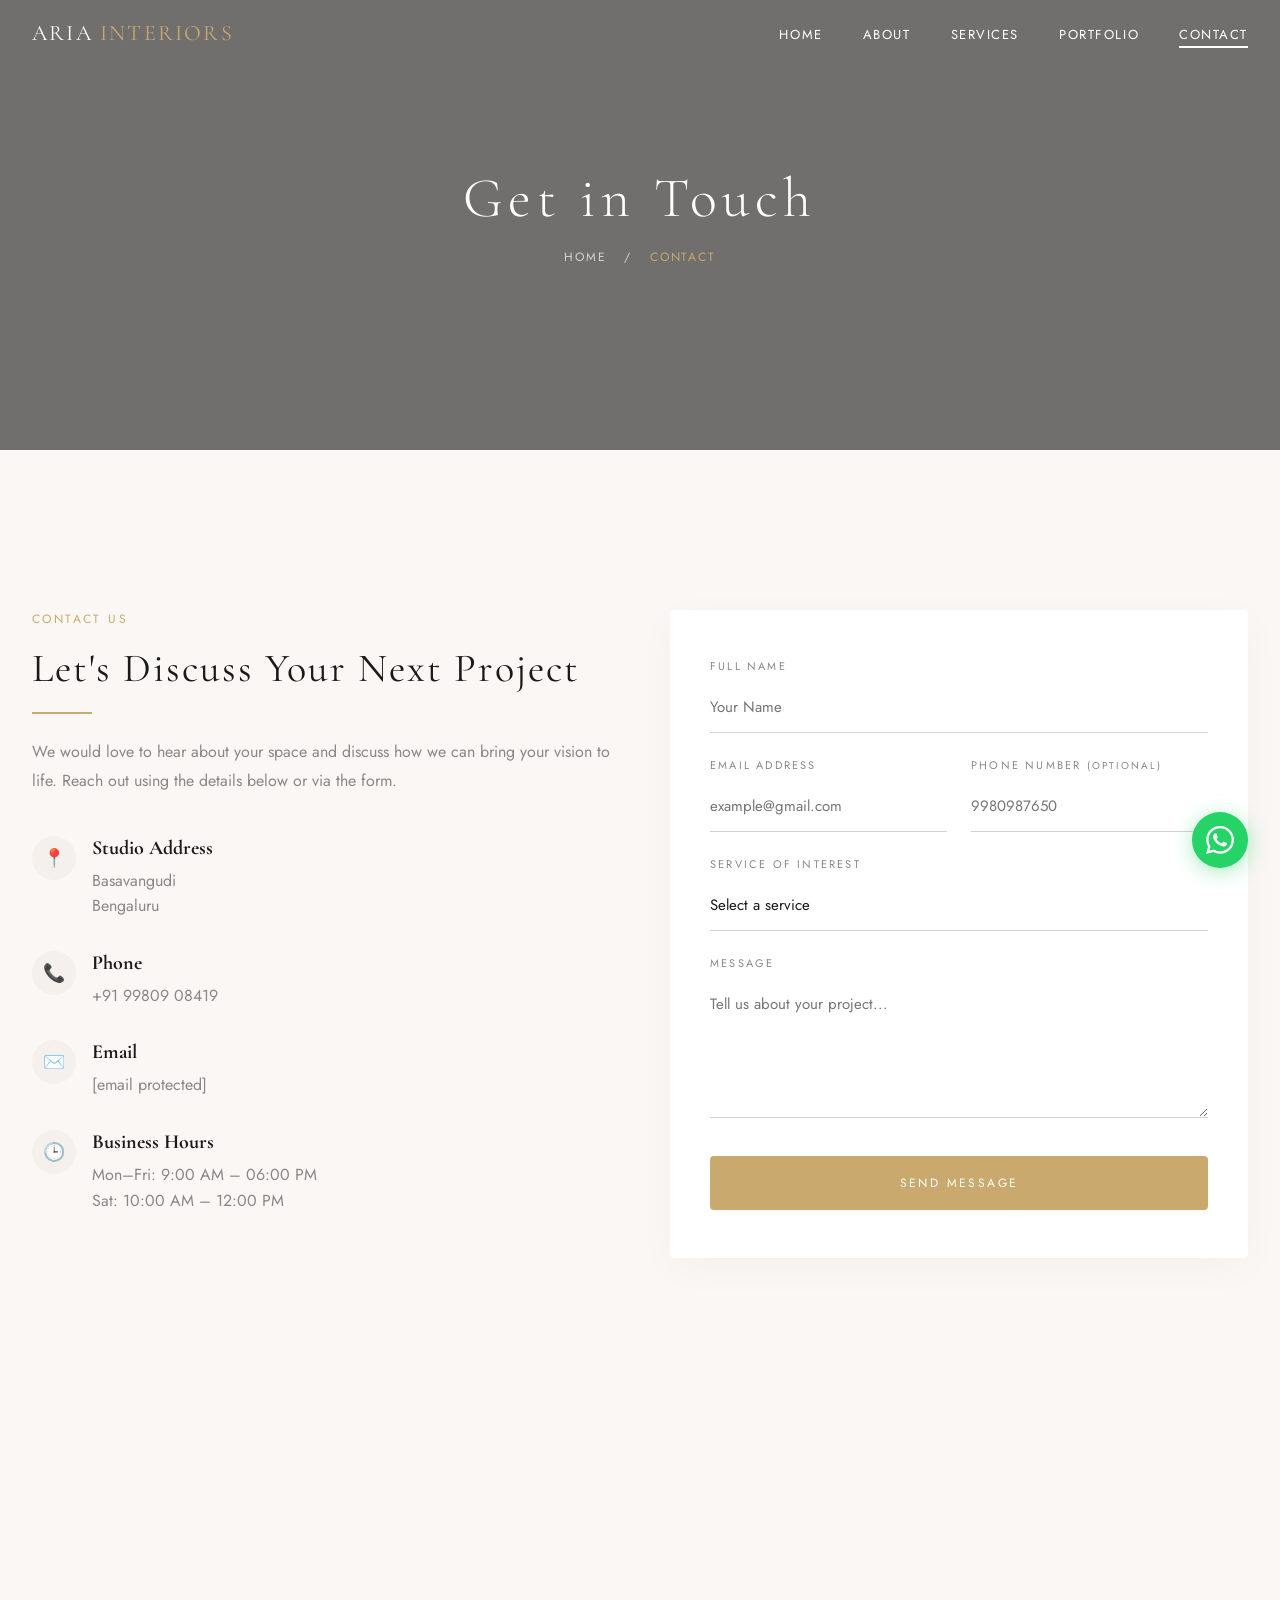
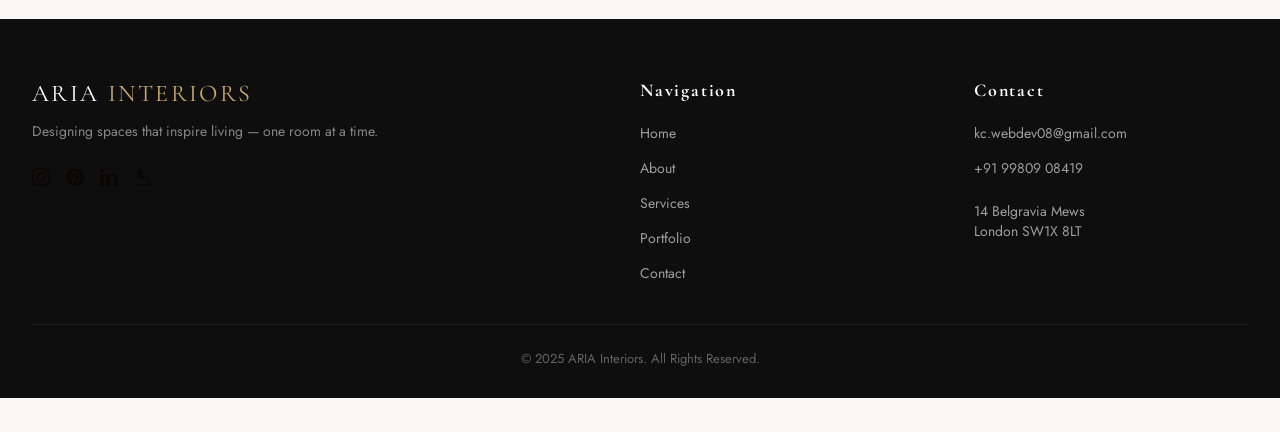
<file: contact.html>
<!DOCTYPE html>
<html lang="en">
<head>
  <meta charset="UTF-8">
  <meta name="viewport" content="width=device-width, initial-scale=1.0">

  <!-- SEO: Description specific to the Contact page -->
  <meta name="description" content="Get in touch with ARIA Interiors to discuss your next interior design project. Book a free consultation today.">
  <meta name="keywords" content="contact interior designer, book consultation, ARIA Interiors contact, interior design inquiry">

  <!-- OG Tags for Contact page -->
  <meta property="og:title" content="Get in Touch | ARIA Interiors">
  <meta property="og:description" content="Ready to transform your space? Contact ARIA Interiors for a complimentary consultation.">
  <meta property="og:image" content="https://yourwebsite.com/images/og-image.jpg"> <!-- REPLACE: with your actual OG image URL -->
  <meta property="og:type" content="website">

  <!-- REPLACE: Update canonical URL to your actual domain -->
  <link rel="canonical" href="https://yourwebsite.com/contact.html">

  <title>Get in Touch | ARIA Interiors</title>

  <link rel="preconnect" href="https://fonts.googleapis.com">
  <link rel="preconnect" href="https://fonts.gstatic.com" crossorigin>
  <link href="https://fonts.googleapis.com/css2?family=Cormorant+Garamond:wght@300;400;500;600;700&family=Jost:wght@300;400;500;600&display=swap" rel="stylesheet">
  <link rel="stylesheet" href="./css/style.css">
  <link rel="stylesheet" href="./css/animations.css">
  <link rel="stylesheet" href="./css/responsive.css">

  <!-- Web3Forms handles form submission — no CDN needed -->

  <!-- ✅ Animation visibility fix — forces animated elements visible without animations.js -->
  <style>
    .animate-on-scroll,
    .animate-slide-left,
    .animate-slide-right,
    .animate-fade-up,
    .animate-fade-in,
    [class*="animate-"] {
      opacity: 1 !important;
      transform: none !important;
      transition: none !important;
      visibility: visible !important;
    }
    #success-message {
      display: none;
    }

    /* ✅ Navbar sticky + white background on scroll */
    .navbar {
      position: fixed !important;
      top: 0;
      left: 0;
      right: 0;
      z-index: 9999;
      transition: background 0.3s ease, box-shadow 0.3s ease;
    }
    .navbar.scrolled {
      background: #ffffff !important;
      box-shadow: 0 2px 20px rgba(0,0,0,0.08);
    }
    /* Push page content below fixed navbar */
    body { padding-top: 80px; }
  </style>

  <script>
    /* Navbar scroll handler */
    window.addEventListener('scroll', function () {
      const navbar = document.querySelector('.navbar');
      if (window.scrollY > 10) {
        navbar.classList.add('scrolled');
      } else {
        navbar.classList.remove('scrolled');
      }
    });
    /* Run once on load in case page is already scrolled */
    document.addEventListener('DOMContentLoaded', function () {
      if (window.scrollY > 0) {
        document.querySelector('.navbar').classList.add('scrolled');
      }
    });
  </script>
</head>
<body>

  <!-- ============================================================
       NAVBAR — "Contact" link has class="active"
  ============================================================ -->
  <header class="navbar">
    <div class="container">
      <div class="nav-inner">
        <a href="./index.html" class="nav-logo">ARIA <span>INTERIORS</span></a> <!-- REPLACE: studio name -->
        <ul class="nav-links">
          <li><a href="./index.html">Home</a></li>
          <li><a href="./about.html">About</a></li>
          <li><a href="./services.html">Services</a></li>
          <li><a href="./portfolio.html">Portfolio</a></li>
          <li><a href="./contact.html" class="active">Contact</a></li>
        </ul>
        <button class="hamburger" aria-label="Toggle menu">
          <span></span><span></span><span></span>
        </button>
      </div>
    </div>
    <nav class="mobile-menu">
      <ul>
        <li><a href="./index.html">Home</a></li>
        <li><a href="./about.html">About</a></li>
        <li><a href="./services.html">Services</a></li>
        <li><a href="./portfolio.html">Portfolio</a></li>
        <li><a href="./contact.html" class="active">Contact</a></li>
      </ul>
    </nav>
  </header>

  <!-- ============================================================
       PAGE HERO
       REPLACE: the Unsplash URL with your own contact page banner.
       Recommended size: 1600×700px
  ============================================================ -->
  <section class="page-hero" style="margin-top: -80px; padding-top: 80px;">
  <div class="page-hero-bg" style="background-image: url('https://images.unsplash.com/photo-1600585154340-be6161a56a0c?w=1600&q=80')"></div>
  <!-- REPLACE image URL above ↑ with your own contact banner photo -->
  <div class="page-hero-overlay"></div>
  <div class="page-hero-content animate-on-scroll">
    <h1 class="page-hero-title">Get in Touch</h1>
    <div class="breadcrumb">
      <a href="./index.html">Home</a>
      <span class="separator">/</span>
      <span class="current">Contact</span>
    </div>
  </div>
</section>

  <!-- ============================================================
       CONTACT SECTION — SPLIT LAYOUT
  ============================================================ -->
  <section id="contact-content">
    <div class="container">
      <div class="contact-grid">

        <!-- ======================================================
             LEFT SIDE: Contact Info + Map
             REPLACE: address, phone, email, and business hours
             REPLACE: Google Maps embed URL with your actual location
        ====================================================== -->
        <div class="animate-slide-left">
          <span class="section-label">Contact Us</span>
          <h2 class="section-title">Let's Discuss Your Next Project</h2>
          <div class="gold-rule"></div>
          <!-- REPLACE: intro text below -->
          <p class="section-intro" style="text-align: left; margin: 24px 0 40px;">We would love to hear about your space and discuss how we can bring your vision to life. Reach out using the details below or via the form.</p>

          <!-- REPLACE: Full studio address -->
          <div class="contact-info-item">
            <div class="contact-icon">📍</div>
            <div>
              <h4 style="font-family: var(--font-heading); font-size: 20px; margin-bottom: 8px;">Studio Address</h4>
              <p style="color: var(--color-text-secondary); line-height: 1.6;">
                Basavangudi<br>
                Bengaluru<br>
                 <!-- REPLACE: full address -->
              </p>
            </div>
          </div>

          <!-- REPLACE: phone number in both the href and visible text -->
          <div class="contact-info-item">
            <div class="contact-icon">📞</div>
            <div>
              <h4 style="font-family: var(--font-heading); font-size: 20px; margin-bottom: 8px;">Phone</h4>
              <p style="color: var(--color-text-secondary); line-height: 1.6;">
                <a href="tel:+919980908419" style="color: inherit; text-decoration: none;">+91 99809 08419</a> <!-- REPLACE: phone number -->
              </p>
            </div>
          </div>

          <!-- REPLACE: email address in both the href and visible text -->
          <div class="contact-info-item">
            <div class="contact-icon">✉️</div>
            <div>
              <h4 style="font-family: var(--font-heading); font-size: 20px; margin-bottom: 8px;">Email</h4>
              <p style="color: var(--color-text-secondary); line-height: 1.6;">
                <a href="/cdn-cgi/l/email-protection#9af1f9b4edfff8feffecaaa2dafdf7fbf3f6b4f9f5f7" style="color: inherit; text-decoration: none;"><span class="__cf_email__" data-cfemail="93f8f0bde4f6f1f7f6e5a3abd3f4fef2faffbdf0fcfe">[email&#160;protected]</span></a> <!-- REPLACE: email -->
              </p>
            </div>
          </div>

          <!-- REPLACE: business hours -->
          <div class="contact-info-item">
            <div class="contact-icon">🕒</div>
            <div>
              <h4 style="font-family: var(--font-heading); font-size: 20px; margin-bottom: 8px;">Business Hours</h4>
              <p style="color: var(--color-text-secondary); line-height: 1.6;">
                Mon–Fri: 9:00 AM – 06:00 PM<br> <!-- REPLACE: your hours -->
                Sat: 10:00 AM – 12:00 PM<!-- REPLACE: your Saturday hours or remove line -->
              </p>
            </div>
          </div>

          <!-- ====================================================
               GOOGLE MAPS EMBED
               REPLACE: the src URL below with your studio's Google Maps embed URL.
               How to get it:
               1. Go to maps.google.com
               2. Search your studio address
               3. Click Share → Embed a map → Copy the src URL
               4. Paste it in the src attribute below
          ==================================================== -->
          <div style="margin-top: 40px;">
            <iframe
              src="https://maps.google.com/maps?q=Basavangudi,Bengaluru&output=embed"
              width="100%"
              height="260"
              style="border:0; border-radius: var(--radius);"
              allowfullscreen=""
              loading="lazy"
              referrerpolicy="no-referrer-when-downgrade"
              title="ARIA Interiors studio location map">
            </iframe>
            <!-- REPLACE: the src URL above with your actual Google Maps embed URL -->
          </div>
        </div>

        <!-- ======================================================
             RIGHT SIDE: Contact Form
             Form is handled by contact.js using EmailJS.
             See contact.js for REPLACE instructions on API keys.
        ====================================================== -->
        <div class="animate-slide-right">
          <div style="background: #fff; padding: 48px 40px; border-radius: var(--radius); box-shadow: 0 10px 40px rgba(0,0,0,0.03);">

            <!--
              Web3Forms — Cloudflare Pages Compatible ✅
              Submissions emailed to: chetuap2400@gmail.com
              CLIENT EDIT: update redirect to your actual deployed domain.
            -->
            <form
              id="contact-form"
              action="https://api.web3forms.com/submit"
              method="POST">

              <!-- ✅ Web3Forms Access Key — DO NOT REMOVE -->
              <input type="hidden" name="access_key" value="21a8e14e-d1f2-4ceb-a3bf-13ce4a70f038">

              <!-- ✅ Subject line shown in your inbox -->
              <input type="hidden" name="subject" value="New Inquiry — ARIA Interiors">

              <!-- ✅ Sender label shown in email -->
              <input type="hidden" name="from_name" value="ARIA Interiors Website">

              <!--
                ✅ Redirect after successful submission.
                CLIENT EDIT: Replace with your actual Cloudflare Pages domain.
              -->
              <input type="hidden" name="redirect" value="https://luxereality2.givemeuremail360.workers.dev/thank-you.html">

              <!-- ✅ Honeypot spam trap — DO NOT REMOVE -->
              <input type="checkbox" name="botcheck" style="display:none" tabindex="-1" autocomplete="off">

              <div class="form-group">
                <label class="form-label" for="fullName">Full Name</label>
                <input type="text" id="fullName" name="fullName" class="form-control" placeholder="Your Name " required>
              </div>

              <div class="form-row">
                <div class="form-group">
                  <label class="form-label" for="email">Email Address</label>
                  <input type="email" id="email" name="email" class="form-control" placeholder="example@gmail.com" required>
                </div>
                <div class="form-group">
                  <label class="form-label" for="phone">Phone Number <span style="font-size:10px;">(optional)</span></label>
                  <input type="tel" id="phone" name="phone" maxlength="10" pattern="[0-9]{10}" class="form-control" placeholder="9980987650">
                </div>
              </div>

              <div class="form-group">
                <label class="form-label" for="service">Service of Interest</label>
                <!-- REPLACE: dropdown options to match your actual services -->
                <select id="service" name="service" class="form-control" style="appearance: none; background: transparent;" required>
                  <option value="">Select a service</option>
                  <option value="Residential">Residential Design</option>
                  <option value="Commercial">Commercial Design</option>
                  <option value="Renovation">Renovation</option>
                  <option value="Other">Other Inquiry</option>
                </select>
              </div>

              <div class="form-group">
                <label class="form-label" for="message">Message</label>
                <textarea id="message" name="message" class="form-control" rows="5" placeholder="Tell us about your project..." required></textarea>
              </div>

              <button type="submit" class="btn-submit">Send Message</button>

            </form>

            <!-- Success message shown after form submission -->
            <div id="success-message" class="success-message">
              <svg width="48" height="48" viewBox="0 0 24 24" fill="var(--color-gold)" style="margin: 0 auto 16px; display: block;">
                <path d="M12 0c-6.627 0-12 5.373-12 12s5.373 12 12 12 12-5.373 12-12-5.373-12-12-12zm-1.25 17.292l-4.5-4.364 1.857-1.858 2.643 2.506 5.643-5.784 1.857 1.857-7.5 7.643z"/>
              </svg>
              <h3 style="font-family: var(--font-heading); font-size: 24px; margin-bottom: 8px;">Thank you for reaching out!</h3>
              <!-- REPLACE: response time below if different -->
              <p style="color: var(--color-text-secondary); font-size: 15px;">Our team will be in touch within 24 hours.</p>
            </div>

          </div>
        </div>

      </div>
    </div>
  </section>

  <!-- ============================================================
       FOOTER — REPLACE social media links
  ============================================================ -->
  <footer class="footer">
    <div class="container">
      <div class="footer-grid">
        <div>
          <a href="./index.html" class="footer-logo">ARIA <span>INTERIORS</span></a>
          <p class="footer-tagline">Designing spaces that inspire living — one room at a time.</p>
          <div class="social-links">
            <!-- REPLACE: all social media URLs below -->
            <a href="https://instagram.com/YOURUSERNAME" target="_blank" rel="noopener noreferrer" aria-label="Instagram">
              <svg xmlns="http://www.w3.org/2000/svg" width="18" height="18" viewBox="0 0 24 24" fill="currentColor"><path d="M12 2.163c3.204 0 3.584.012 4.85.07 3.252.148 4.771 1.691 4.919 4.919.058 1.265.069 1.645.069 4.849 0 3.205-.012 3.584-.069 4.849-.149 3.225-1.664 4.771-4.919 4.919-1.266.058-1.644.07-4.85.07-3.204 0-3.584-.012-4.849-.07-3.26-.149-4.771-1.699-4.919-4.92-.058-1.265-.07-1.644-.07-4.849 0-3.204.013-3.583.07-4.849.149-3.227 1.664-4.771 4.919-4.919 1.266-.057 1.645-.069 4.849-.069zm0-2.163c-3.259 0-3.667.014-4.947.072-4.358.2-6.78 2.618-6.98 6.98-.059 1.281-.073 1.689-.073 4.948 0 3.259.014 3.668.072 4.948.2 4.358 2.618 6.78 6.98 6.98 1.281.058 1.689.072 4.948.072 3.259 0 3.668-.014 4.948-.072 4.354-.2 6.782-2.618 6.979-6.98.059-1.28.073-1.689.073-4.948 0-3.259-.014-3.667-.072-4.947-.196-4.354-2.617-6.78-6.979-6.98-1.281-.059-1.69-.073-4.949-.073zm0 5.838c-3.403 0-6.162 2.759-6.162 6.162s2.759 6.163 6.162 6.163 6.162-2.759 6.162-6.163c0-3.403-2.759-6.162-6.162-6.162zm0 10.162c-2.209 0-4-1.79-4-4 0-2.209 1.791-4 4-4s4 1.791 4 4c0 2.21-1.791 4-4 4zm6.406-11.845c-.796 0-1.441.645-1.441 1.44s.645 1.44 1.441 1.44c.795 0 1.439-.645 1.439-1.44s-.644-1.44-1.439-1.44z"/></svg>
            </a>
            <a href="https://pinterest.com/YOURUSERNAME" target="_blank" rel="noopener noreferrer" aria-label="Pinterest">
              <svg xmlns="http://www.w3.org/2000/svg" width="18" height="18" viewBox="0 0 24 24" fill="currentColor"><path d="M12 0c-6.627 0-12 5.373-12 12 0 5.084 3.163 9.426 7.627 11.174-.105-.949-.2-2.405.042-3.441.218-.937 1.407-5.965 1.407-5.965s-.359-.719-.359-1.782c0-1.668.967-2.914 2.171-2.914 1.023 0 1.518.769 1.518 1.69 0 1.029-.655 2.568-.994 3.995-.283 1.194.599 2.169 1.777 2.169 2.133 0 3.772-2.249 3.772-5.495 0-2.873-2.064-4.882-5.012-4.882-3.414 0-5.418 2.561-5.418 5.207 0 1.031.397 2.138.893 2.738a.36.36 0 0 1 .083.345l-.333 1.36c-.053.22-.174.267-.402.161-1.499-.698-2.436-2.889-2.436-4.649 0-3.785 2.75-7.262 7.929-7.262 4.163 0 7.398 2.967 7.398 6.931 0 4.136-2.607 7.464-6.227 7.464-1.216 0-2.359-.632-2.75-1.378l-.748 2.853c-.271 1.043-1.002 2.35-1.492 3.146C9.57 23.812 10.763 24 12 24c6.627 0 12-5.373 12-12S18.627 0 12 0z"/></svg>
            </a>
            <a href="https://linkedin.com/company/YOURCOMPANY" target="_blank" rel="noopener noreferrer" aria-label="LinkedIn">
              <svg xmlns="http://www.w3.org/2000/svg" width="18" height="18" viewBox="0 0 24 24" fill="currentColor"><path d="M4.98 3.5c0 1.381-1.11 2.5-2.48 2.5s-2.48-1.119-2.48-2.5c0-1.38 1.11-2.5 2.48-2.5s2.48 1.12 2.48 2.5zm.02 4.5h-5v16h5v-16zm7.982 0h-4.968v16h4.969v-8.399c0-4.67 6.029-5.052 6.029 0v8.399h4.988v-10.131c0-7.88-8.922-7.593-11.018-3.714v-2.155z"/></svg>
            </a>
            <a href="https://houzz.com/pro/YOURPROFILE" target="_blank" rel="noopener noreferrer" aria-label="Houzz">
              <svg xmlns="http://www.w3.org/2000/svg" width="18" height="18" viewBox="0 0 24 24" fill="currentColor"><path d="M 5 2 L 5 12.074219 L 12 16 L 12 12 L 19 16 L 19 22 L 5 22 L 5 24 L 21 24 L 21 15 L 12 10 L 12 2 Z"/></svg>
            </a>
          </div>
        </div>
        <div>
          <h4 class="footer-heading">Navigation</h4>
          <ul class="footer-links">
            <li><a href="./index.html">Home</a></li>
            <li><a href="./about.html">About</a></li>
            <li><a href="./services.html">Services</a></li>
            <li><a href="./portfolio.html">Portfolio</a></li>
            <li><a href="./contact.html">Contact</a></li>
          </ul>
        </div>
        <div>
          <h4 class="footer-heading">Contact</h4>
          <ul class="footer-links">
            <!-- REPLACE: email, phone, and address -->
            <li><a href="mailto:kc.webdev08@gmail.com.com">kc.webdev08@gmail.com</a></li>
            <li><a href="tel:+919980908419">+91 99809 08419</a></li>
            <li style="color: rgba(255,255,255,0.6); font-size: 14px; margin-top: 10px;">14 Belgravia Mews<br>London SW1X 8LT</li>
          </ul>
        </div>
      </div>
      <div class="footer-bottom">
        <p>© 2025 ARIA Interiors. All Rights Reserved.</p>
      </div>
    </div>
  </footer>

  <!-- REPLACE: WhatsApp number -->
  <a href="https://wa.me/9980908419" class="whatsapp-btn" aria-label="Chat on WhatsApp" target="_blank" rel="noopener noreferrer">
    <!-- REPLACE: 1234567890 with your real WhatsApp number -->
    <svg xmlns="http://www.w3.org/2000/svg" viewBox="0 0 24 24" fill="white" width="28" height="28">
      <path d="M17.472 14.382c-.297-.149-1.758-.867-2.03-.967-.273-.099-.471-.148-.67.15-.197.297-.767.966-.94 1.164-.173.199-.347.223-.644.075-.297-.15-1.255-.463-2.39-1.475-.883-.788-1.48-1.761-1.653-2.059-.173-.297-.018-.458.13-.606.134-.133.298-.347.446-.52.149-.174.198-.298.298-.497.099-.198.05-.371-.025-.52-.075-.149-.669-1.612-.916-2.207-.242-.579-.487-.5-.669-.51-.173-.008-.371-.01-.57-.01-.198 0-.52.074-.792.372-.272.297-1.04 1.016-1.04 2.479 0 1.462 1.065 2.875 1.213 3.074.149.198 2.096 3.2 5.077 4.487.709.306 1.262.489 1.694.625.712.227 1.36.195 1.871.118.571-.085 1.758-.719 2.006-1.413.248-.694.248-1.289.173-1.413-.074-.124-.272-.198-.57-.347m-5.421 7.403h-.004a9.87 9.87 0 01-5.031-1.378l-.361-.214-3.741.982.998-3.648-.235-.374a9.86 9.86 0 01-1.51-5.26c.001-5.45 4.436-9.884 9.888-9.884 2.64 0 5.122 1.03 6.988 2.898a9.825 9.825 0 012.893 6.994c-.003 5.45-4.437 9.884-9.885 9.884m8.413-18.297A11.815 11.815 0 0012.05 0C5.495 0 .16 5.335.157 11.892c0 2.096.547 4.142 1.588 5.945L.057 24l6.305-1.654a11.882 11.882 0 005.683 1.448h.005c6.554 0 11.89-5.335 11.893-11.893a11.821 11.821 0 00-3.48-8.413Z"/>
    </svg>
    <div class="whatsapp-tooltip">Chat with us on WhatsApp</div>
  </a>

  <script src="./js/main.js"></script>
  <script src="./js/animations.js"></script>
</body>
    <svg xmlns="http://www.w3.org/2000/svg" viewBox="0 0 24 24" fill="white" width="28" height="28">
      <path d="M17.472 14.382c-.297-.149-1.758-.867-2.03-.967-.273-.099-.471-.148-.67.15-.197.297-.767.966-.94 1.164-.173.199-.347.223-.644.075-.297-.15-1.255-.463-2.39-1.475-.883-.788-1.48-1.761-1.653-2.059-.173-.297-.018-.458.13-.606.134-.133.298-.347.446-.52.149-.174.198-.298.298-.497.099-.198.05-.371-.025-.52-.075-.149-.669-1.612-.916-2.207-.242-.579-.487-.5-.669-.51-.173-.008-.371-.01-.57-.01-.198 0-.52.074-.792.372-.272.297-1.04 1.016-1.04 2.479 0 1.462 1.065 2.875 1.213 3.074.149.198 2.096 3.2 5.077 4.487.709.306 1.262.489 1.694.625.712.227 1.36.195 1.871.118.571-.085 1.758-.719 2.006-1.413.248-.694.248-1.289.173-1.413-.074-.124-.272-.198-.57-.347m-5.421 7.403h-.004a9.87 9.87 0 01-5.031-1.378l-.361-.214-3.741.982.998-3.648-.235-.374a9.86 9.86 0 01-1.51-5.26c.001-5.45 4.436-9.884 9.888-9.884 2.64 0 5.122 1.03 6.988 2.898a9.825 9.825 0 012.893 6.994c-.003 5.45-4.437 9.884-9.885 9.884m8.413-18.297A11.815 11.815 0 0012.05 0C5.495 0 .16 5.335.157 11.892c0 2.096.547 4.142 1.588 5.945L.057 24l6.305-1.654a11.882 11.882 0 005.683 1.448h.005c6.554 0 11.89-5
</file>
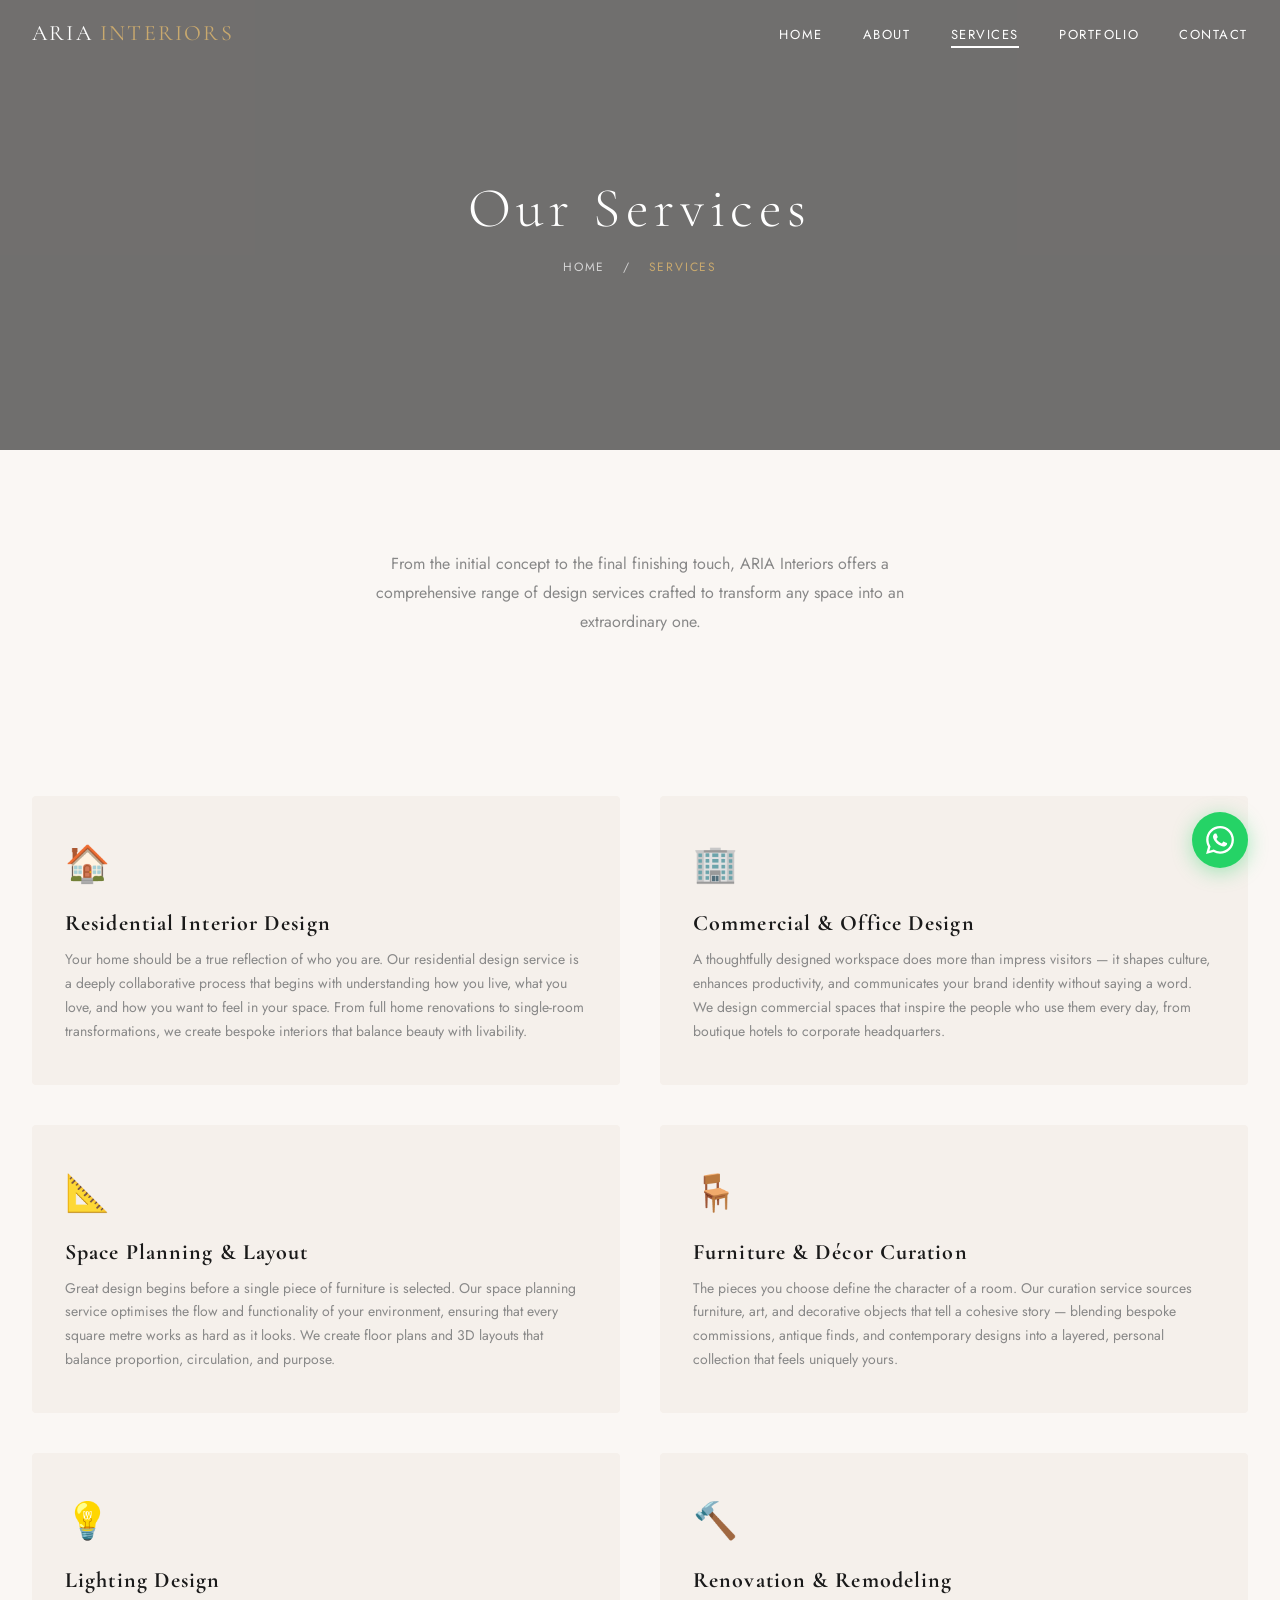
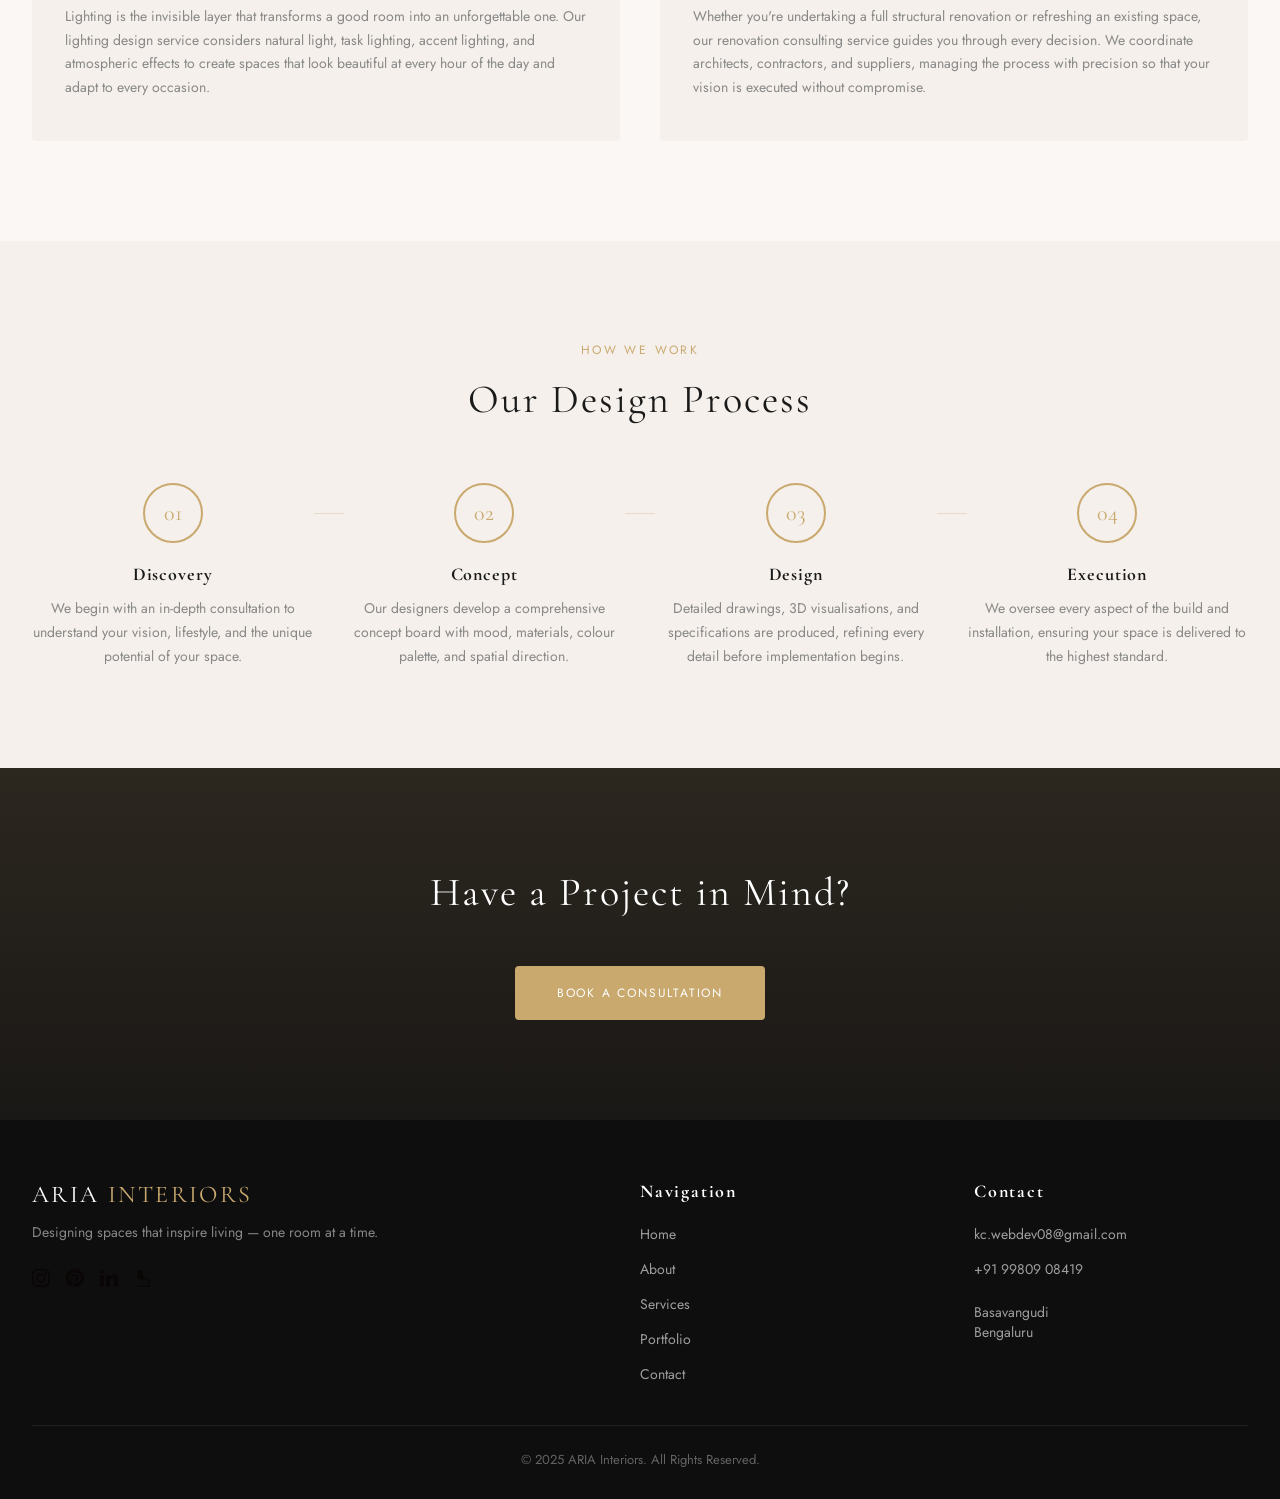
<file: services.html>
<!DOCTYPE html>
<html lang="en">
<head>
  <meta charset="UTF-8">
  <meta name="viewport" content="width=device-width, initial-scale=1.0">

  <!-- SEO: Description specific to the Services page -->
  <meta name="description" content="Explore ARIA Interiors' full range of services — residential design, commercial spaces, lighting, furniture curation, and renovation consulting.">
  <meta name="keywords" content="interior design services, residential design, commercial interiors, space planning, lighting design, renovation">

  <!-- OG Tags for Services page -->
  <meta property="og:title" content="Our Services | ARIA Interiors">
  <meta property="og:description" content="From residential sanctuaries to commercial spaces — discover the full range of ARIA Interiors services.">
  <meta property="og:image" content="https://yourwebsite.com/images/og-image.jpg"> <!-- REPLACE: with your actual OG image URL -->
  <meta property="og:type" content="website">

  <!-- REPLACE: Update canonical URL to your actual domain -->
  <link rel="canonical" href="https://yourwebsite.com/services.html">

  <title>Our Services | ARIA Interiors</title>

  <link rel="preconnect" href="https://fonts.googleapis.com">
  <link rel="preconnect" href="https://fonts.gstatic.com" crossorigin>
  <link href="https://fonts.googleapis.com/css2?family=Cormorant+Garamond:wght@300;400;500;600;700&family=Jost:wght@300;400;500;600&display=swap" rel="stylesheet">
  <link rel="stylesheet" href="./css/style.css">
  <link rel="stylesheet" href="./css/animations.css">
  <link rel="stylesheet" href="./css/responsive.css">
</head>
<body>

  <!-- ============================================================
       NAVBAR — "Services" link has class="active"
  ============================================================ -->
  <header class="navbar">
    <div class="container">
      <div class="nav-inner">
        <a href="./index.html" class="nav-logo">ARIA <span>INTERIORS</span></a> <!-- REPLACE: studio name -->
        <ul class="nav-links">
          <li><a href="./index.html">Home</a></li>
          <li><a href="./about.html">About</a></li>
          <li><a href="./services.html" class="active">Services</a></li>
          <li><a href="./portfolio.html">Portfolio</a></li>
          <li><a href="./contact.html">Contact</a></li>
        </ul>
        <button class="hamburger" aria-label="Toggle menu">
          <span></span><span></span><span></span>
        </button>
      </div>
    </div>
    <nav class="mobile-menu">
      <ul>
        <li><a href="./index.html">Home</a></li>
        <li><a href="./about.html">About</a></li>
        <li><a href="./services.html" class="active">Services</a></li>
        <li><a href="./portfolio.html">Portfolio</a></li>
        <li><a href="./contact.html">Contact</a></li>
      </ul>
    </nav>
  </header>

  <!-- ============================================================
       PAGE HERO
       REPLACE: the Unsplash URL with your actual services banner photo.
       Recommended size: 1600×700px
  ============================================================ -->
  <section class="page-hero">
    <div class="page-hero-bg" style="background-image: url('https://images.unsplash.com/photo-1555041469-a586c61ea9bc?w=1600&q=80')"></div>
    <!-- REPLACE image URL above ↑ with your own services banner photo -->
    <div class="page-hero-overlay"></div>
    <div class="page-hero-content animate-on-scroll">
      <h1 class="page-hero-title">Our Services</h1>
      <div class="breadcrumb">
        <a href="./index.html">Home</a>
        <span class="separator">/</span>
        <span class="current">Services</span>
      </div>
    </div>
  </section>

  <!-- ============================================================
       INTRO PARAGRAPH
       REPLACE: paragraph text with your own services introduction
  ============================================================ -->
  <section id="services-intro" style="padding-bottom: 0;">
    <div class="container text-center animate-on-scroll">
      <!-- REPLACE: intro text below -->
      <p class="section-intro">From the initial concept to the final finishing touch, ARIA Interiors offers a comprehensive range of design services crafted to transform any space into an extraordinary one.</p>
    </div>
  </section>

  <!-- ============================================================
       DETAILED SERVICE CARDS
       REPLACE: Each service icon, title, and description.
       Note: grid is 2-column on this page via the services-grid-two class.
       Icons are emoji — REPLACE with SVG icons if preferred.
  ============================================================ -->
  <section id="services-detailed">
    <div class="container">
      <div class="services-grid services-grid-two">

        <!-- SERVICE 1 — REPLACE icon, title, description -->
        <div class="service-card animate-stagger animate-on-scroll">
          <div class="service-icon">🏠</div> <!-- REPLACE with SVG icon if preferred -->
          <h3 class="service-title">Residential Interior Design</h3>
          <p class="service-desc">Your home should be a true reflection of who you are. Our residential design service is a deeply collaborative process that begins with understanding how you live, what you love, and how you want to feel in your space. From full home renovations to single-room transformations, we create bespoke interiors that balance beauty with livability.</p>
        </div>

        <!-- SERVICE 2 — REPLACE icon, title, description -->
        <div class="service-card animate-stagger animate-on-scroll">
          <div class="service-icon">🏢</div>
          <h3 class="service-title">Commercial &amp; Office Design</h3>
          <p class="service-desc">A thoughtfully designed workspace does more than impress visitors — it shapes culture, enhances productivity, and communicates your brand identity without saying a word. We design commercial spaces that inspire the people who use them every day, from boutique hotels to corporate headquarters.</p>
        </div>

        <!-- SERVICE 3 — REPLACE icon, title, description -->
        <div class="service-card animate-stagger animate-on-scroll">
          <div class="service-icon">📐</div>
          <h3 class="service-title">Space Planning &amp; Layout</h3>
          <p class="service-desc">Great design begins before a single piece of furniture is selected. Our space planning service optimises the flow and functionality of your environment, ensuring that every square metre works as hard as it looks. We create floor plans and 3D layouts that balance proportion, circulation, and purpose.</p>
        </div>

        <!-- SERVICE 4 — REPLACE icon, title, description -->
        <div class="service-card animate-stagger animate-on-scroll">
          <div class="service-icon">🪑</div>
          <h3 class="service-title">Furniture &amp; Décor Curation</h3>
          <p class="service-desc">The pieces you choose define the character of a room. Our curation service sources furniture, art, and decorative objects that tell a cohesive story — blending bespoke commissions, antique finds, and contemporary designs into a layered, personal collection that feels uniquely yours.</p>
        </div>

        <!-- SERVICE 5 — REPLACE icon, title, description -->
        <div class="service-card animate-stagger animate-on-scroll">
          <div class="service-icon">💡</div>
          <h3 class="service-title">Lighting Design</h3>
          <p class="service-desc">Lighting is the invisible layer that transforms a good room into an unforgettable one. Our lighting design service considers natural light, task lighting, accent lighting, and atmospheric effects to create spaces that look beautiful at every hour of the day and adapt to every occasion.</p>
        </div>

        <!-- SERVICE 6 — REPLACE icon, title, description -->
        <div class="service-card animate-stagger animate-on-scroll">
          <div class="service-icon">🔨</div>
          <h3 class="service-title">Renovation &amp; Remodeling</h3>
          <p class="service-desc">Whether you're undertaking a full structural renovation or refreshing an existing space, our renovation consulting service guides you through every decision. We coordinate architects, contractors, and suppliers, managing the process with precision so that your vision is executed without compromise.</p>
        </div>

      </div>
    </div>
  </section>

  <!-- ============================================================
       DESIGN PROCESS — reused from About page
  ============================================================ -->
  <section id="process" style="background: var(--color-bg-card);">
    <div class="container animate-on-scroll">
      <span class="section-label center" style="text-align: center;">How We Work</span>
      <h2 class="section-title center" style="text-align: center;">Our Design Process</h2>
      <div class="process-steps">
        <div class="process-step animate-stagger animate-on-scroll" style="background: var(--color-bg-card);">
          <div class="process-number" style="background: var(--color-bg-card);">01</div>
          <h3 class="process-title">Discovery</h3>
          <p class="process-desc">We begin with an in-depth consultation to understand your vision, lifestyle, and the unique potential of your space.</p>
        </div>
        <div class="process-step animate-stagger animate-on-scroll" style="background: var(--color-bg-card);">
          <div class="process-number" style="background: var(--color-bg-card);">02</div>
          <h3 class="process-title">Concept</h3>
          <p class="process-desc">Our designers develop a comprehensive concept board with mood, materials, colour palette, and spatial direction.</p>
        </div>
        <div class="process-step animate-stagger animate-on-scroll" style="background: var(--color-bg-card);">
          <div class="process-number" style="background: var(--color-bg-card);">03</div>
          <h3 class="process-title">Design</h3>
          <p class="process-desc">Detailed drawings, 3D visualisations, and specifications are produced, refining every detail before implementation begins.</p>
        </div>
        <div class="process-step animate-stagger animate-on-scroll" style="background: var(--color-bg-card);">
          <div class="process-number" style="background: var(--color-bg-card);">04</div>
          <h3 class="process-title">Execution</h3>
          <p class="process-desc">We oversee every aspect of the build and installation, ensuring your space is delivered to the highest standard.</p>
        </div>
      </div>
    </div>
  </section>

  <!-- CTA Banner -->
  <section class="cta-banner">
    <div class="container animate-on-scroll">
      <h2 class="section-title center" style="margin-bottom: 20px;">Have a Project in Mind?</h2>
      <a href="./contact.html" class="btn btn-primary" style="margin-top: 30px;">Book a Consultation</a>
    </div>
  </section>

  <!-- ============================================================
       FOOTER — REPLACE social media links
  ============================================================ -->
  <footer class="footer">
    <div class="container">
      <div class="footer-grid">
        <div>
          <a href="./index.html" class="footer-logo">ARIA <span>INTERIORS</span></a>
          <p class="footer-tagline">Designing spaces that inspire living — one room at a time.</p>
          <div class="social-links">
            <!-- REPLACE: all social media URLs below -->
            <a href="https://instagram.com/YOURUSERNAME" target="_blank" rel="noopener noreferrer" aria-label="Instagram">
              <svg xmlns="http://www.w3.org/2000/svg" width="18" height="18" viewBox="0 0 24 24" fill="currentColor"><path d="M12 2.163c3.204 0 3.584.012 4.85.07 3.252.148 4.771 1.691 4.919 4.919.058 1.265.069 1.645.069 4.849 0 3.205-.012 3.584-.069 4.849-.149 3.225-1.664 4.771-4.919 4.919-1.266.058-1.644.07-4.85.07-3.204 0-3.584-.012-4.849-.07-3.26-.149-4.771-1.699-4.919-4.92-.058-1.265-.07-1.644-.07-4.849 0-3.204.013-3.583.07-4.849.149-3.227 1.664-4.771 4.919-4.919 1.266-.057 1.645-.069 4.849-.069zm0-2.163c-3.259 0-3.667.014-4.947.072-4.358.2-6.78 2.618-6.98 6.98-.059 1.281-.073 1.689-.073 4.948 0 3.259.014 3.668.072 4.948.2 4.358 2.618 6.78 6.98 6.98 1.281.058 1.689.072 4.948.072 3.259 0 3.668-.014 4.948-.072 4.354-.2 6.782-2.618 6.979-6.98.059-1.28.073-1.689.073-4.948 0-3.259-.014-3.667-.072-4.947-.196-4.354-2.617-6.78-6.979-6.98-1.281-.059-1.69-.073-4.949-.073zm0 5.838c-3.403 0-6.162 2.759-6.162 6.162s2.759 6.163 6.162 6.163 6.162-2.759 6.162-6.163c0-3.403-2.759-6.162-6.162-6.162zm0 10.162c-2.209 0-4-1.79-4-4 0-2.209 1.791-4 4-4s4 1.791 4 4c0 2.21-1.791 4-4 4zm6.406-11.845c-.796 0-1.441.645-1.441 1.44s.645 1.44 1.441 1.44c.795 0 1.439-.645 1.439-1.44s-.644-1.44-1.439-1.44z"/></svg>
            </a>
            <a href="https://pinterest.com/YOURUSERNAME" target="_blank" rel="noopener noreferrer" aria-label="Pinterest">
              <svg xmlns="http://www.w3.org/2000/svg" width="18" height="18" viewBox="0 0 24 24" fill="currentColor"><path d="M12 0c-6.627 0-12 5.373-12 12 0 5.084 3.163 9.426 7.627 11.174-.105-.949-.2-2.405.042-3.441.218-.937 1.407-5.965 1.407-5.965s-.359-.719-.359-1.782c0-1.668.967-2.914 2.171-2.914 1.023 0 1.518.769 1.518 1.69 0 1.029-.655 2.568-.994 3.995-.283 1.194.599 2.169 1.777 2.169 2.133 0 3.772-2.249 3.772-5.495 0-2.873-2.064-4.882-5.012-4.882-3.414 0-5.418 2.561-5.418 5.207 0 1.031.397 2.138.893 2.738a.36.36 0 0 1 .083.345l-.333 1.36c-.053.22-.174.267-.402.161-1.499-.698-2.436-2.889-2.436-4.649 0-3.785 2.75-7.262 7.929-7.262 4.163 0 7.398 2.967 7.398 6.931 0 4.136-2.607 7.464-6.227 7.464-1.216 0-2.359-.632-2.75-1.378l-.748 2.853c-.271 1.043-1.002 2.35-1.492 3.146C9.57 23.812 10.763 24 12 24c6.627 0 12-5.373 12-12S18.627 0 12 0z"/></svg>
            </a>
            <a href="https://linkedin.com/company/YOURCOMPANY" target="_blank" rel="noopener noreferrer" aria-label="LinkedIn">
              <svg xmlns="http://www.w3.org/2000/svg" width="18" height="18" viewBox="0 0 24 24" fill="currentColor"><path d="M4.98 3.5c0 1.381-1.11 2.5-2.48 2.5s-2.48-1.119-2.48-2.5c0-1.38 1.11-2.5 2.48-2.5s2.48 1.12 2.48 2.5zm.02 4.5h-5v16h5v-16zm7.982 0h-4.968v16h4.969v-8.399c0-4.67 6.029-5.052 6.029 0v8.399h4.988v-10.131c0-7.88-8.922-7.593-11.018-3.714v-2.155z"/></svg>
            </a>
            <a href="https://houzz.com/pro/YOURPROFILE" target="_blank" rel="noopener noreferrer" aria-label="Houzz">
              <svg xmlns="http://www.w3.org/2000/svg" width="18" height="18" viewBox="0 0 24 24" fill="currentColor"><path d="M 5 2 L 5 12.074219 L 12 16 L 12 12 L 19 16 L 19 22 L 5 22 L 5 24 L 21 24 L 21 15 L 12 10 L 12 2 Z"/></svg>
            </a>
          </div>
        </div>
        <div>
          <h4 class="footer-heading">Navigation</h4>
          <ul class="footer-links">
            <li><a href="./index.html">Home</a></li>
            <li><a href="./about.html">About</a></li>
            <li><a href="./services.html">Services</a></li>
            <li><a href="./portfolio.html">Portfolio</a></li>
            <li><a href="./contact.html">Contact</a></li>
          </ul>
        </div>
        <div>
          <h4 class="footer-heading">Contact</h4>
          <ul class="footer-links">
            <!-- REPLACE: email, phone, and address -->
            <li><a href="mailto:kc.webdev08@gmail.com">kc.webdev08@gmail.com</a></li>
            <li><a href="tel:+919980908419">+91 99809 08419</a></li>
            <li style="color: rgba(255,255,255,0.6); font-size: 14px; margin-top: 10px;">Basavangudi<br>Bengaluru</li>
          </ul>
        </div>
      </div>
      <div class="footer-bottom">
        <p>© 2025 ARIA Interiors. All Rights Reserved.</p>
      </div>
    </div>
  </footer>

  <!-- REPLACE: WhatsApp number -->
  <a href="https://wa.me/9980908419" class="whatsapp-btn" aria-label="Chat on WhatsApp" target="_blank" rel="noopener noreferrer">
    <!-- REPLACE: 1234567890 with your real WhatsApp number -->
    <svg xmlns="http://www.w3.org/2000/svg" viewBox="0 0 24 24" fill="white" width="28" height="28">
      <path d="M17.472 14.382c-.297-.149-1.758-.867-2.03-.967-.273-.099-.471-.148-.67.15-.197.297-.767.966-.94 1.164-.173.199-.347.223-.644.075-.297-.15-1.255-.463-2.39-1.475-.883-.788-1.48-1.761-1.653-2.059-.173-.297-.018-.458.13-.606.134-.133.298-.347.446-.52.149-.174.198-.298.298-.497.099-.198.05-.371-.025-.52-.075-.149-.669-1.612-.916-2.207-.242-.579-.487-.5-.669-.51-.173-.008-.371-.01-.57-.01-.198 0-.52.074-.792.372-.272.297-1.04 1.016-1.04 2.479 0 1.462 1.065 2.875 1.213 3.074.149.198 2.096 3.2 5.077 4.487.709.306 1.262.489 1.694.625.712.227 1.36.195 1.871.118.571-.085 1.758-.719 2.006-1.413.248-.694.248-1.289.173-1.413-.074-.124-.272-.198-.57-.347m-5.421 7.403h-.004a9.87 9.87 0 01-5.031-1.378l-.361-.214-3.741.982.998-3.648-.235-.374a9.86 9.86 0 01-1.51-5.26c.001-5.45 4.436-9.884 9.888-9.884 2.64 0 5.122 1.03 6.988 2.898a9.825 9.825 0 012.893 6.994c-.003 5.45-4.437 9.884-9.885 9.884m8.413-18.297A11.815 11.815 0 0012.05 0C5.495 0 .16 5.335.157 11.892c0 2.096.547 4.142 1.588 5.945L.057 24l6.305-1.654a11.882 11.882 0 005.683 1.448h.005c6.554 0 11.89-5.335 11.893-11.893a11.821 11.821 0 00-3.48-8.413Z"/>
    </svg>
    <div class="whatsapp-tooltip">Chat with us on WhatsApp</div>
  </a>

  <script src="./js/main.js"></script>
  <script src="./js/animations.js"></script>
</body>
</html>
</file>
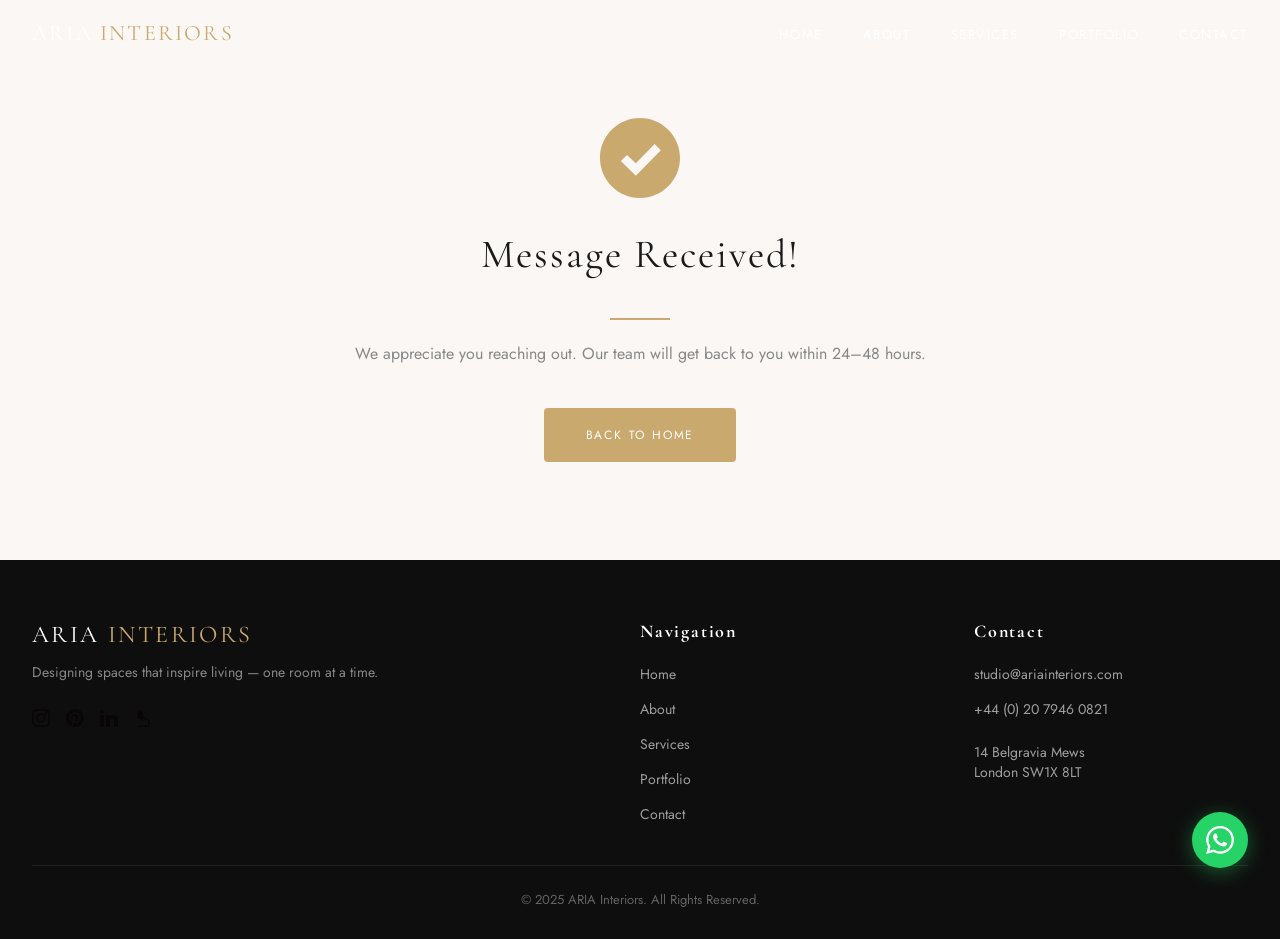
<file: thank-you.html>
<!DOCTYPE html>
<html lang="en">
<head>
  <meta charset="UTF-8">
  <meta name="viewport" content="width=device-width, initial-scale=1.0">
  <meta name="description" content="Thank you for contacting ARIA Interiors. We'll be in touch shortly.">
  <!-- Prevent search engines from indexing this utility page -->
  <meta name="robots" content="noindex, nofollow">

  <!-- REPLACE: Update canonical URL to your actual domain -->
  <link rel="canonical" href="https://yourwebsite.com/thank-you.html">

  <title>Thank You | ARIA Interiors</title>

  <link rel="preconnect" href="https://fonts.googleapis.com">
  <link rel="preconnect" href="https://fonts.gstatic.com" crossorigin>
  <link href="https://fonts.googleapis.com/css2?family=Cormorant+Garamond:wght@300;400;500;600;700&family=Jost:wght@300;400;500;600&display=swap" rel="stylesheet">
  <link rel="stylesheet" href="./css/style.css">
  <link rel="stylesheet" href="./css/animations.css">
  <link rel="stylesheet" href="./css/responsive.css">
</head>
<body>

  <!-- ============================================================
       NAVBAR
  ============================================================ -->
  <header class="navbar">
    <div class="container">
      <div class="nav-inner">
        <a href="./index.html" class="nav-logo">ARIA <span>INTERIORS</span></a> <!-- REPLACE: studio name -->
        <ul class="nav-links">
          <li><a href="./index.html">Home</a></li>
          <li><a href="./about.html">About</a></li>
          <li><a href="./services.html">Services</a></li>
          <li><a href="./portfolio.html">Portfolio</a></li>
          <li><a href="./contact.html">Contact</a></li>
        </ul>
        <button class="hamburger" aria-label="Toggle menu">
          <span></span><span></span><span></span>
        </button>
      </div>
    </div>
    <nav class="mobile-menu">
      <ul>
        <li><a href="./index.html">Home</a></li>
        <li><a href="./about.html">About</a></li>
        <li><a href="./services.html">Services</a></li>
        <li><a href="./portfolio.html">Portfolio</a></li>
        <li><a href="./contact.html">Contact</a></li>
      </ul>
    </nav>
  </header>

  <!-- ============================================================
       THANK YOU CONTENT
       Full viewport height centred layout with fixed footer.
       REPLACE: heading, subtext, and response time if needed.
  ============================================================ -->
  <main class="thankyou-main animate-on-scroll">
    <div class="container">
      <div class="center-content">

        <!-- Animated checkmark SVG -->
        <svg width="80" height="80" viewBox="0 0 24 24" fill="var(--color-gold)" xmlns="http://www.w3.org/2000/svg">
          <path d="M12 0c-6.627 0-12 5.373-12 12s5.373 12 12 12 12-5.373 12-12-5.373-12-12-12zm-1.25 17.292l-4.5-4.364 1.857-1.858 2.643 2.506 5.643-5.784 1.857 1.857-7.5 7.643z"/>
        </svg>

        <!-- REPLACE: heading text if desired -->
        <h1 class="section-title center" style="margin-top: 8px;">Message Received!</h1>
        <div class="gold-rule" style="margin: 20px auto;"></div>

        <!-- REPLACE: subtext and response time below -->
        <p class="section-intro">We appreciate you reaching out. Our team will get back to you within 24–48 hours.</p>

        <a href="./index.html" class="btn btn-dark" style="margin-top: 40px;">Back to Home</a>

      </div>
    </div>
  </main>

  <!-- ============================================================
       FOOTER — REPLACE social media links
  ============================================================ -->
  <footer class="footer">
    <div class="container">
      <div class="footer-grid">
        <div>
          <a href="./index.html" class="footer-logo">ARIA <span>INTERIORS</span></a>
          <p class="footer-tagline">Designing spaces that inspire living — one room at a time.</p>
          <div class="social-links">
            <!-- REPLACE: all social media URLs below -->
            <a href="https://instagram.com/YOURUSERNAME" target="_blank" rel="noopener noreferrer" aria-label="Instagram">
              <svg xmlns="http://www.w3.org/2000/svg" width="18" height="18" viewBox="0 0 24 24" fill="currentColor"><path d="M12 2.163c3.204 0 3.584.012 4.85.07 3.252.148 4.771 1.691 4.919 4.919.058 1.265.069 1.645.069 4.849 0 3.205-.012 3.584-.069 4.849-.149 3.225-1.664 4.771-4.919 4.919-1.266.058-1.644.07-4.85.07-3.204 0-3.584-.012-4.849-.07-3.26-.149-4.771-1.699-4.919-4.92-.058-1.265-.07-1.644-.07-4.849 0-3.204.013-3.583.07-4.849.149-3.227 1.664-4.771 4.919-4.919 1.266-.057 1.645-.069 4.849-.069zm0-2.163c-3.259 0-3.667.014-4.947.072-4.358.2-6.78 2.618-6.98 6.98-.059 1.281-.073 1.689-.073 4.948 0 3.259.014 3.668.072 4.948.2 4.358 2.618 6.78 6.98 6.98 1.281.058 1.689.072 4.948.072 3.259 0 3.668-.014 4.948-.072 4.354-.2 6.782-2.618 6.979-6.98.059-1.28.073-1.689.073-4.948 0-3.259-.014-3.667-.072-4.947-.196-4.354-2.617-6.78-6.979-6.98-1.281-.059-1.69-.073-4.949-.073zm0 5.838c-3.403 0-6.162 2.759-6.162 6.162s2.759 6.163 6.162 6.163 6.162-2.759 6.162-6.163c0-3.403-2.759-6.162-6.162-6.162zm0 10.162c-2.209 0-4-1.79-4-4 0-2.209 1.791-4 4-4s4 1.791 4 4c0 2.21-1.791 4-4 4zm6.406-11.845c-.796 0-1.441.645-1.441 1.44s.645 1.44 1.441 1.44c.795 0 1.439-.645 1.439-1.44s-.644-1.44-1.439-1.44z"/></svg>
            </a>
            <a href="https://pinterest.com/YOURUSERNAME" target="_blank" rel="noopener noreferrer" aria-label="Pinterest">
              <svg xmlns="http://www.w3.org/2000/svg" width="18" height="18" viewBox="0 0 24 24" fill="currentColor"><path d="M12 0c-6.627 0-12 5.373-12 12 0 5.084 3.163 9.426 7.627 11.174-.105-.949-.2-2.405.042-3.441.218-.937 1.407-5.965 1.407-5.965s-.359-.719-.359-1.782c0-1.668.967-2.914 2.171-2.914 1.023 0 1.518.769 1.518 1.69 0 1.029-.655 2.568-.994 3.995-.283 1.194.599 2.169 1.777 2.169 2.133 0 3.772-2.249 3.772-5.495 0-2.873-2.064-4.882-5.012-4.882-3.414 0-5.418 2.561-5.418 5.207 0 1.031.397 2.138.893 2.738a.36.36 0 0 1 .083.345l-.333 1.36c-.053.22-.174.267-.402.161-1.499-.698-2.436-2.889-2.436-4.649 0-3.785 2.75-7.262 7.929-7.262 4.163 0 7.398 2.967 7.398 6.931 0 4.136-2.607 7.464-6.227 7.464-1.216 0-2.359-.632-2.75-1.378l-.748 2.853c-.271 1.043-1.002 2.35-1.492 3.146C9.57 23.812 10.763 24 12 24c6.627 0 12-5.373 12-12S18.627 0 12 0z"/></svg>
            </a>
            <a href="https://linkedin.com/company/YOURCOMPANY" target="_blank" rel="noopener noreferrer" aria-label="LinkedIn">
              <svg xmlns="http://www.w3.org/2000/svg" width="18" height="18" viewBox="0 0 24 24" fill="currentColor"><path d="M4.98 3.5c0 1.381-1.11 2.5-2.48 2.5s-2.48-1.119-2.48-2.5c0-1.38 1.11-2.5 2.48-2.5s2.48 1.12 2.48 2.5zm.02 4.5h-5v16h5v-16zm7.982 0h-4.968v16h4.969v-8.399c0-4.67 6.029-5.052 6.029 0v8.399h4.988v-10.131c0-7.88-8.922-7.593-11.018-3.714v-2.155z"/></svg>
            </a>
            <a href="https://houzz.com/pro/YOURPROFILE" target="_blank" rel="noopener noreferrer" aria-label="Houzz">
              <svg xmlns="http://www.w3.org/2000/svg" width="18" height="18" viewBox="0 0 24 24" fill="currentColor"><path d="M 5 2 L 5 12.074219 L 12 16 L 12 12 L 19 16 L 19 22 L 5 22 L 5 24 L 21 24 L 21 15 L 12 10 L 12 2 Z"/></svg>
            </a>
          </div>
        </div>
        <div>
          <h4 class="footer-heading">Navigation</h4>
          <ul class="footer-links">
            <li><a href="./index.html">Home</a></li>
            <li><a href="./about.html">About</a></li>
            <li><a href="./services.html">Services</a></li>
            <li><a href="./portfolio.html">Portfolio</a></li>
            <li><a href="./contact.html">Contact</a></li>
          </ul>
        </div>
        <div>
          <h4 class="footer-heading">Contact</h4>
          <ul class="footer-links">
            <!-- REPLACE: email, phone, and address -->
            <li><a href="mailto:studio@ariainteriors.com">studio@ariainteriors.com</a></li>
            <li><a href="tel:+442079460821">+44 (0) 20 7946 0821</a></li>
            <li style="color: rgba(255,255,255,0.6); font-size: 14px; margin-top: 10px;">14 Belgravia Mews<br>London SW1X 8LT</li>
          </ul>
        </div>
      </div>
      <div class="footer-bottom">
        <p>© 2025 ARIA Interiors. All Rights Reserved.</p>
      </div>
    </div>
  </footer>

  <!-- REPLACE: WhatsApp number -->
  <a href="https://wa.me/9980908419" class="whatsapp-btn" aria-label="Chat on WhatsApp" target="_blank" rel="noopener noreferrer">
    <!-- REPLACE: 1234567890 with your real WhatsApp number -->
    <svg xmlns="http://www.w3.org/2000/svg" viewBox="0 0 24 24" fill="white" width="28" height="28">
      <path d="M17.472 14.382c-.297-.149-1.758-.867-2.03-.967-.273-.099-.471-.148-.67.15-.197.297-.767.966-.94 1.164-.173.199-.347.223-.644.075-.297-.15-1.255-.463-2.39-1.475-.883-.788-1.48-1.761-1.653-2.059-.173-.297-.018-.458.13-.606.134-.133.298-.347.446-.52.149-.174.198-.298.298-.497.099-.198.05-.371-.025-.52-.075-.149-.669-1.612-.916-2.207-.242-.579-.487-.5-.669-.51-.173-.008-.371-.01-.57-.01-.198 0-.52.074-.792.372-.272.297-1.04 1.016-1.04 2.479 0 1.462 1.065 2.875 1.213 3.074.149.198 2.096 3.2 5.077 4.487.709.306 1.262.489 1.694.625.712.227 1.36.195 1.871.118.571-.085 1.758-.719 2.006-1.413.248-.694.248-1.289.173-1.413-.074-.124-.272-.198-.57-.347m-5.421 7.403h-.004a9.87 9.87 0 01-5.031-1.378l-.361-.214-3.741.982.998-3.648-.235-.374a9.86 9.86 0 01-1.51-5.26c.001-5.45 4.436-9.884 9.888-9.884 2.64 0 5.122 1.03 6.988 2.898a9.825 9.825 0 012.893 6.994c-.003 5.45-4.437 9.884-9.885 9.884m8.413-18.297A11.815 11.815 0 0012.05 0C5.495 0 .16 5.335.157 11.892c0 2.096.547 4.142 1.588 5.945L.057 24l6.305-1.654a11.882 11.882 0 005.683 1.448h.005c6.554 0 11.89-5.335 11.893-11.893a11.821 11.821 0 00-3.48-8.413Z"/>
    </svg>
    <div class="whatsapp-tooltip">Chat with us on WhatsApp</div>
  </a>

  <script src="./js/main.js"></script>
  <script src="./js/animations.js"></script>
</body>
</html>
</file>
<file: css/style.css>
/* ============================================================
   style.css — Global Styles for ARIA Interiors
   REPLACE instructions are marked throughout this file.
   ============================================================ */

/* === CSS CUSTOM PROPERTIES (Design Tokens) ===
   REPLACE: colour values here to rebrand the entire site at once */
:root {
  --color-bg: #FAF7F4;           /* REPLACE: main background colour */
  --color-bg-card: #F5F0EB;      /* REPLACE: card/section background */
  --color-dark: #0e0e0e;         /* REPLACE: dark background (footer, CTA) */
  --color-gold: #C9A96E;         /* REPLACE: accent/brand gold colour */
  --color-text: #1a1a1a;         /* REPLACE: primary text colour */
  --color-text-secondary: #888888; /* REPLACE: secondary/muted text */
  --font-heading: 'Cormorant Garamond', serif; /* REPLACE: heading font */
  --font-body: 'Jost', sans-serif;             /* REPLACE: body font */
  --spacing-section: 100px;      /* Desktop section padding */
  --radius: 4px;                 /* Border radius for cards */
}

/* === RESET === */
* {
  box-sizing: border-box;
  margin: 0;
  padding: 0;
}

/* === BASE BODY === */
body {
  font-family: var(--font-body);
  background: var(--color-bg);
  color: var(--color-text);
  overflow-x: hidden;
  scroll-behavior: smooth;
}

/* === CONTAINER === */
.container {
  max-width: 1280px;
  margin: 0 auto;
  padding: 0 40px;
}

/* ============================================================
   NAVBAR
   ============================================================ */
.navbar {
  position: fixed;
  top: 0;
  width: 100%;
  z-index: 1000;
  padding: 20px 0;
  transition: all 0.3s;
}

/* Default (over hero): white text so it reads on dark images */
.navbar:not(.scrolled) .nav-logo,
.navbar:not(.scrolled) .nav-links a {
  color: #fff;
}

.navbar:not(.scrolled) .nav-logo span {
  color: var(--color-gold);
}

.navbar:not(.scrolled) .nav-links a::after {
  background: #fff;
}

.navbar:not(.scrolled) .hamburger span {
  background: #fff;
}

/* Scrolled state — applied via JS when scrollY > 80px */
.navbar.scrolled {
  background: rgba(250, 247, 244, 0.95);
  backdrop-filter: blur(10px);
  box-shadow: 0 2px 20px rgba(0, 0, 0, 0.08);
  padding: 12px 0;
}

/* Inner pages have a page-hero but navbar still needs to be white initially */
.navbar.scrolled .nav-logo { color: var(--color-text); }
.navbar.scrolled .nav-links a { color: var(--color-text); }
.navbar.scrolled .nav-links a.active { color: var(--color-gold); }
.navbar.scrolled .hamburger span { background: var(--color-text); }

.nav-inner {
  display: flex;
  justify-content: space-between;
  align-items: center;
}

/* REPLACE: studio name text styling */
.nav-logo {
  font-family: var(--font-heading);
  font-size: 22px;
  letter-spacing: 0.1em;
  color: var(--color-text);
  text-decoration: none;
}

.nav-logo span {
  color: var(--color-gold);
}

.nav-links {
  display: flex;
  gap: 40px;
  list-style: none;
}

.nav-links a {
  font-size: 13px;
  letter-spacing: 0.12em;
  text-transform: uppercase;
  color: var(--color-text);
  text-decoration: none;
  position: relative;
  padding-bottom: 4px;
  transition: color 0.3s;
}

/* Gold underline hover/active effect */
.nav-links a::after {
  content: '';
  position: absolute;
  bottom: 0;
  left: 0;
  width: 0;
  height: 2px;
  background: var(--color-gold);
  transition: width 0.3s;
}

.nav-links a:hover::after,
.nav-links a.active::after {
  width: 100%;
}

.nav-links a.active {
  color: var(--color-gold);
}

/* Hamburger — hidden on desktop, shown on mobile via responsive.css */
.hamburger {
  display: none;
  flex-direction: column;
  gap: 5px;
  cursor: pointer;
  z-index: 1001;
  background: transparent;
  border: none;
  padding: 0;
}

.hamburger span {
  display: block;
  width: 24px;
  height: 2px;
  background: var(--color-text);
  transition: all 0.3s;
}

/* ============================================================
   HERO SECTION (Home page)
   ============================================================ */
.hero {
  position: relative;
  height: 100vh;
  display: flex;
  align-items: center;
  justify-content: center;
  overflow: hidden;
}

/* REPLACE: hero background image is set inline in index.html */
.hero-bg {
  position: absolute;
  inset: 0;
  background-size: cover;
  background-position: center;
  background-attachment: fixed; /* Parallax effect — JS enhances this */
}

.hero-overlay {
  position: absolute;
  inset: 0;
  background: rgba(0, 0, 0, 0.5); /* REPLACE: adjust overlay opacity (0.3–0.7) */
}

.hero-content {
  position: relative;
  z-index: 2;
  text-align: center;
  color: #fff;
  padding: 0 20px;
}

.hero-title {
  font-family: var(--font-heading);
  font-size: 64px;
  font-weight: 300;
  line-height: 1.1;
  letter-spacing: 0.05em;
  margin-bottom: 24px;
}

.hero-subtitle {
  font-size: 18px;
  font-weight: 300;
  letter-spacing: 0.1em;
  margin-bottom: 48px;
  color: rgba(255, 255, 255, 0.85);
}

.hero-buttons {
  display: flex;
  gap: 20px;
  justify-content: center;
  flex-wrap: wrap;
}

/* ============================================================
   BUTTONS
   ============================================================ */
.btn {
  display: inline-block;
  padding: 16px 40px;
  font-size: 12px;
  letter-spacing: 0.15em;
  text-transform: uppercase;
  text-decoration: none;
  transition: all 0.3s;
  border-radius: var(--radius);
  cursor: pointer;
  font-family: var(--font-body);
}

.btn-primary {
  background: var(--color-gold);
  color: #fff;
  border: 2px solid var(--color-gold);
}
.btn-primary:hover {
  background: transparent;
  color: var(--color-gold);
}

.btn-outline {
  background: transparent;
  color: #fff;
  border: 2px solid #fff;
}
.btn-outline:hover {
  background: #fff;
  color: var(--color-text);
}

.btn-dark {
  background: var(--color-gold);
  color: #fff;
  border: 2px solid var(--color-gold);
}
.btn-dark:hover {
  background: transparent;
  color: var(--color-gold);
}

/* ============================================================
   SECTION UTILITIES
   ============================================================ */
section {
  padding: var(--spacing-section) 0;
}

.section-label {
  font-size: 12px;
  letter-spacing: 0.2em;
  text-transform: uppercase;
  color: var(--color-gold);
  display: block;
  margin-bottom: 16px;
}

.section-title {
  font-family: var(--font-heading);
  font-size: 40px;
  font-weight: 400;
  letter-spacing: 0.05em;
  color: var(--color-text);
  margin-bottom: 20px;
}

.section-title.center,
.section-title.centered {
  text-align: center;
}

.gold-rule {
  display: block;
  width: 60px;
  height: 2px;
  background: var(--color-gold);
  margin: 20px 0 0;
}

.gold-rule.center,
.gold-rule.centered {
  margin: 20px auto 0;
}

.section-intro {
  font-size: 16px;
  line-height: 1.8;
  color: var(--color-text-secondary);
  max-width: 600px;
  margin: 0 auto;
  text-align: center;
}

.text-center {
  text-align: center;
}

.bg-card-section {
  background: var(--color-bg-card);
}

/* ============================================================
   SERVICES GRID
   ============================================================ */

/* 3-column grid (Home page services preview) */
.services-grid {
  display: grid;
  grid-template-columns: repeat(3, 1fr);
  gap: 30px;
  margin-top: 60px;
}

/* 2-column grid (Services page detailed cards) */
.services-grid-two {
  display: grid;
  grid-template-columns: repeat(2, 1fr);
  gap: 40px;
  margin-top: 60px;
}

.service-card {
  background: var(--color-bg-card);
  padding: 40px 32px;
  border-radius: var(--radius);
  border: 1px solid transparent;
  transition: all 0.3s;
}

.service-card:hover {
  transform: translateY(-6px);
  border-color: var(--color-gold);
  box-shadow: 0 20px 40px rgba(201, 169, 110, 0.15);
}

.service-icon {
  font-size: 36px;
  margin-bottom: 20px;
}

.service-title {
  font-family: var(--font-heading);
  font-size: 22px;
  letter-spacing: 0.05em;
  margin-bottom: 12px;
}

.service-desc {
  font-size: 14px;
  color: var(--color-text-secondary);
  line-height: 1.7;
}

/* ============================================================
   PORTFOLIO GRID
   ============================================================ */
.portfolio-grid {
  display: grid;
  grid-template-columns: repeat(3, 1fr);
  gap: 20px;
  margin-top: 40px;
}

.portfolio-card {
  position: relative;
  overflow: hidden;
  border-radius: var(--radius);
  aspect-ratio: 4/3;
  cursor: pointer;
  transition: opacity 0.3s, transform 0.3s;
}

.portfolio-card img {
  width: 100%;
  height: 100%;
  object-fit: cover;
  transition: transform 0.5s;
}

.portfolio-card:hover img {
  transform: scale(1.05);
}

.portfolio-overlay {
  position: absolute;
  inset: 0;
  background: rgba(14, 14, 14, 0.75);
  opacity: 0;
  transition: opacity 0.4s;
  display: flex;
  flex-direction: column;
  align-items: center;
  justify-content: center;
  padding: 20px;
}

.portfolio-card:hover .portfolio-overlay {
  opacity: 1;
}

.portfolio-overlay h3 {
  font-family: var(--font-heading);
  font-size: 22px;
  color: #fff;
  letter-spacing: 0.05em;
}

.portfolio-overlay p {
  font-size: 12px;
  letter-spacing: 0.15em;
  text-transform: uppercase;
  color: var(--color-gold);
  margin-top: 6px;
}

/* ============================================================
   STATS SECTION
   ============================================================ */
.stats-grid {
  display: grid;
  grid-template-columns: repeat(4, 1fr);
  gap: 30px;
  margin-top: 60px;
}

.stat-item {
  text-align: center;
  position: relative;
}

/* Number + suffix sit inline on one row, label below */
.stat-number-row {
  display: flex;
  align-items: flex-start;
  justify-content: center;
  line-height: 1;
}

.stat-number {
  font-family: var(--font-heading);
  font-size: 56px;
  color: var(--color-gold);
  font-weight: 300;
  letter-spacing: 0.05em;
  display: inline-block;
}

.stat-suffix {
  font-family: var(--font-heading);
  font-size: 32px;
  color: var(--color-gold);
  font-weight: 300;
  display: inline-block;
  margin-top: 6px; /* Aligns with top of large number */
}

.stat-label {
  font-size: 13px;
  letter-spacing: 0.15em;
  text-transform: uppercase;
  color: var(--color-text-secondary);
  margin-top: 10px;
  display: block;
}

/* ============================================================
   TESTIMONIALS
   ============================================================ */
.testimonial-grid {
  display: grid;
  grid-template-columns: repeat(3, 1fr);
  gap: 30px;
  margin-top: 60px;
}

.testimonial-card {
  background: var(--color-bg-card);
  padding: 40px 32px;
  border-radius: var(--radius);
}

.stars {
  color: var(--color-gold);
  font-size: 18px;
  margin-bottom: 20px;
}

.testimonial-text {
  font-family: var(--font-heading);
  font-size: 18px;
  font-weight: 300;
  line-height: 1.7;
  color: var(--color-text);
  font-style: italic;
  margin-bottom: 24px;
}

.testimonial-author {
  font-size: 13px;
  letter-spacing: 0.1em;
  text-transform: uppercase;
  color: var(--color-text-secondary);
  display: flex;
  flex-direction: column;
  gap: 4px;
}

/* ============================================================
   CTA BANNER
   ============================================================ */
.cta-banner {
  background-color: #1a1816;
  padding: 100px 0;
  text-align: center;
  position: relative;
}

.cta-banner::before {
  content: '';
  position: absolute;
  inset: 0;
  background: linear-gradient(rgba(201, 169, 110, 0.1), transparent);
  pointer-events: none;
}

.cta-title {
  font-family: var(--font-heading);
  font-size: 40px;
  font-weight: 400;
  color: #fff;
  letter-spacing: 0.05em;
  margin-bottom: 16px;
}

.cta-subtitle {
  color: rgba(255, 255, 255, 0.7);
  font-size: 16px;
  line-height: 1.7;
  max-width: 500px;
  margin: 0 auto 40px;
}

.cta-banner .section-title,
.cta-banner h2 {
  color: #fff;
}

.cta-banner .section-intro,
.cta-banner .cta-subtitle {
  color: rgba(255, 255, 255, 0.7);
  margin-bottom: 40px;
}

/* ============================================================
   FOOTER
   ============================================================ */
.footer {
  background: var(--color-dark);
  color: #fff;
  padding: 60px 0 30px;
}

.footer-grid {
  display: grid;
  grid-template-columns: 2fr 1fr 1fr;
  gap: 60px;
  padding-bottom: 40px;
  border-bottom: 1px solid rgba(255, 255, 255, 0.08);
}

.footer-logo {
  font-family: var(--font-heading);
  font-size: 24px;
  letter-spacing: 0.1em;
  text-decoration: none;
  color: #fff;
  display: inline-block;
  margin-bottom: 12px;
}

.footer-logo span {
  color: var(--color-gold);
}

.footer-tagline {
  font-size: 14px;
  color: rgba(255, 255, 255, 0.5);
  line-height: 1.7;
  margin-bottom: 24px;
}

/* Footer social media icons */
.social-links {
  display: flex;
  gap: 16px;
  align-items: center;
}

.social-links a {
  color: rgba(8, 1, 1, 0.6);
  text-decoration: none;
  transition: color 0.3s;
  display: flex;
  align-items: center;
}

.social-links a:hover {
  color: var(--color-gold);
}

.footer-heading {
  font-family: var(--font-heading);
  font-size: 18px;
  letter-spacing: 0.1em;
  color: #fff;
  margin-bottom: 20px;
}

.footer-links {
  list-style: none;
  display: flex;
  flex-direction: column;
  gap: 12px;
}

.footer-links a {
  font-size: 14px;
  color: rgba(255, 255, 255, 0.6);
  text-decoration: none;
  transition: color 0.3s;
}

.footer-links a:hover {
  color: var(--color-gold);
}

.footer-bottom {
  padding-top: 24px;
  text-align: center;
  font-size: 13px;
  color: rgba(255, 255, 255, 0.35);
}

/* ============================================================
   WHATSAPP FLOATING BUTTON
   REPLACE: the href number in every HTML file
   ============================================================ */
.whatsapp-btn {
  position: fixed;
  bottom: 32px;
  right: 32px;
  z-index: 999;
  background: #25D366;
  width: 56px;
  height: 56px;
  border-radius: 50%;
  display: flex;
  align-items: center;
  justify-content: center;
  box-shadow: 0 4px 20px rgba(37, 211, 102, 0.4);
  transition: transform 0.3s, box-shadow 0.3s;
}

.whatsapp-btn:hover {
  transform: scale(1.1);
  box-shadow: 0 6px 28px rgba(37, 211, 102, 0.5);
}

.whatsapp-tooltip {
  position: absolute;
  right: 70px;
  background: var(--color-dark);
  color: #fff;
  padding: 8px 12px;
  border-radius: 4px;
  font-size: 13px;
  white-space: nowrap;
  opacity: 0;
  transition: opacity 0.3s;
  pointer-events: none;
}

.whatsapp-btn:hover .whatsapp-tooltip {
  opacity: 1;
}

/* ============================================================
   PAGE HERO (Inner pages: About, Services, Portfolio, Contact)
   REPLACE: background image inline in each HTML file
   ============================================================ */
.page-hero {
  position: relative;
  height: 50vh;
  display: flex;
  align-items: center;
  justify-content: center;
  text-align: center;
}

.page-hero-bg {
  position: absolute;
  inset: 0;
  background-size: cover;
  background-position: center;
}

.page-hero-overlay {
  position: absolute;
  inset: 0;
  background: rgba(0, 0, 0, 0.55);
}

.page-hero-content {
  position: relative;
  z-index: 2;
  color: #fff;
}

.page-hero-title {
  font-family: var(--font-heading);
  font-size: 56px;
  font-weight: 300;
  letter-spacing: 0.1em;
}

.breadcrumb {
  font-size: 12px;
  letter-spacing: 0.15em;
  text-transform: uppercase;
  margin-top: 16px;
  color: rgba(255, 255, 255, 0.7);
}

.breadcrumb a {
  color: rgba(255, 255, 255, 0.7);
  text-decoration: none;
}

.breadcrumb a:hover {
  color: var(--color-gold);
}

.breadcrumb span.separator {
  margin: 0 12px;
}

.breadcrumb span.current {
  color: var(--color-gold);
}

/* ============================================================
   TEAM SECTION (About page)
   REPLACE: team member images inline in about.html
   ============================================================ */
.team-grid {
  display: grid;
  grid-template-columns: repeat(3, 1fr);
  gap: 40px;
  margin-top: 60px;
}

.team-card {
  text-align: center;
}

/* REPLACE: team photo — portrait 3:4 ratio recommended */
.team-photo {
  width: 100%;
  aspect-ratio: 3/4;
  object-fit: cover;
  border-radius: var(--radius);
  margin-bottom: 20px;
}

.team-name {
  font-family: var(--font-heading);
  font-size: 24px;
  letter-spacing: 0.05em;
}

.team-title {
  font-size: 13px;
  letter-spacing: 0.15em;
  text-transform: uppercase;
  color: var(--color-gold);
  margin: 8px 0;
}

.team-bio {
  font-size: 14px;
  color: var(--color-text-secondary);
  line-height: 1.7;
}

/* ============================================================
   DESIGN PROCESS STEPS
   ============================================================ */
.process-steps {
  display: grid;
  grid-template-columns: repeat(4, 1fr);
  gap: 30px;
  position: relative;
  margin-top: 60px;
}

/* Connecting line between steps */
.process-steps::before {
  content: '';
  position: absolute;
  top: 30px;
  left: 0;
  right: 0;
  height: 1px;
  background: rgba(201, 169, 110, 0.3);
}

.process-step {
  text-align: center;
  position: relative;
  background: var(--color-bg);
}

.process-number {
  width: 60px;
  height: 60px;
  border-radius: 50%;
  border: 2px solid var(--color-gold);
  display: flex;
  align-items: center;
  justify-content: center;
  font-family: var(--font-heading);
  font-size: 22px;
  color: var(--color-gold);
  margin: 0 auto 20px;
  background: var(--color-bg);
  position: relative;
  z-index: 2;
}

.process-title {
  font-family: var(--font-heading);
  font-size: 18px;
  letter-spacing: 0.05em;
  margin-bottom: 12px;
}

.process-desc {
  font-size: 14px;
  color: var(--color-text-secondary);
  line-height: 1.7;
}

/* ============================================================
   AWARDS (About page)
   REPLACE: award data inline in about.html
   ============================================================ */
.awards-grid {
  display: grid;
  grid-template-columns: repeat(3, 1fr);
  gap: 20px;
  margin-top: 60px;
}

.award-item {
  border: 1px solid rgba(201, 169, 110, 0.3);
  padding: 24px;
  border-radius: var(--radius);
  text-align: center;
}

.award-year {
  font-size: 12px;
  letter-spacing: 0.15em;
  text-transform: uppercase;
  color: var(--color-gold);
  display: block;
  margin-bottom: 8px;
}

.award-name {
  font-family: var(--font-heading);
  font-size: 18px;
  letter-spacing: 0.05em;
}

.award-org {
  font-size: 13px;
  color: var(--color-text-secondary);
  margin-top: 6px;
}

/* ============================================================
   SPLIT LAYOUT (About page — story section)
   ============================================================ */
.split-layout {
  display: grid;
  grid-template-columns: 1fr 1fr;
  gap: 80px;
  align-items: center;
}

.split-layout-img {
  width: 100%;
  border-radius: var(--radius);
}

.split-layout-text p {
  margin-top: 20px;
  color: var(--color-text-secondary);
  line-height: 1.8;
}

/* ============================================================
   CONTACT PAGE
   ============================================================ */
.contact-grid {
  display: grid;
  grid-template-columns: 1fr 1fr;
  gap: 60px;
  margin-top: 60px;
}

.contact-info-item {
  display: flex;
  gap: 16px;
  margin-bottom: 32px;
  align-items: flex-start;
}

.contact-icon {
  width: 44px;
  height: 44px;
  flex-shrink: 0;
  background: var(--color-bg-card);
  border-radius: 50%;
  display: flex;
  align-items: center;
  justify-content: center;
  font-size: 18px;
}

/* ============================================================
   CONTACT FORM
   ============================================================ */
.form-group {
  margin-bottom: 24px;
}

.form-label {
  display: block;
  font-size: 11px;
  letter-spacing: 0.2em;
  text-transform: uppercase;
  margin-bottom: 8px;
  color: var(--color-text-secondary);
}

.form-control {
  width: 100%;
  padding: 14px 0;
  border: none;
  border-bottom: 1px solid rgba(26, 26, 26, 0.2);
  background: transparent;
  font-size: 15px;
  font-family: var(--font-body);
  outline: none;
  transition: border-color 0.3s;
  color: var(--color-text);
}

.form-control:focus {
  border-bottom-color: var(--color-gold);
}

.form-error {
  font-size: 12px;
  color: #e53935;
  margin-top: 6px;
  display: none;
}

.form-error.show {
  display: block;
}

.form-row {
  display: grid;
  grid-template-columns: 1fr 1fr;
  gap: 24px;
}

.btn-submit {
  width: 100%;
  padding: 18px;
  font-size: 12px;
  letter-spacing: 0.2em;
  text-transform: uppercase;
  background: var(--color-gold);
  color: #fff;
  border: none;
  cursor: pointer;
  font-family: var(--font-body);
  transition: all 0.3s;
  border-radius: var(--radius);
  margin-top: 8px;
}

.btn-submit:hover {
  background: #b8965c;
}

.btn-submit:disabled {
  opacity: 0.6;
  cursor: not-allowed;
}

/* Success message shown after form submission */
.success-message {
  display: none;
  text-align: center;
  padding: 48px 24px;
  background: var(--color-bg-card);
  border-radius: var(--radius);
}

.success-message.show {
  display: block;
}

/* ============================================================
   PORTFOLIO FILTER TABS
   ============================================================ */
.filter-tabs {
  display: flex;
  gap: 8px;
  justify-content: center;
  margin-bottom: 48px;
  flex-wrap: wrap;
}

.filter-btn {
  padding: 10px 28px;
  font-size: 12px;
  letter-spacing: 0.15em;
  text-transform: uppercase;
  border: none;
  cursor: pointer;
  transition: all 0.3s;
  background: transparent;
  color: var(--color-text-secondary);
  border-bottom: 2px solid transparent;
  font-family: var(--font-body);
}

.filter-btn.active,
.filter-btn:hover {
  color: var(--color-gold);
  border-bottom-color: var(--color-gold);
}

/* ============================================================
   LIGHTBOX (Portfolio page — vanilla JS, no external library)
   ============================================================ */
.lightbox-overlay {
  position: fixed;
  inset: 0;
  background: rgba(0, 0, 0, 0.92);
  z-index: 9999;
  display: none;
  align-items: center;
  justify-content: center;
}

.lightbox-overlay.open {
  display: flex;
}

.lightbox-inner {
  position: relative;
  max-width: 90vw;
  max-height: 90vh;
}

.lightbox-img {
  max-width: 100%;
  max-height: 80vh;
  object-fit: contain;
  border-radius: var(--radius);
  display: block;
}

.lightbox-close {
  position: absolute;
  top: -40px;
  right: 0;
  color: #fff;
  font-size: 28px;
  cursor: pointer;
  background: none;
  border: none;
  line-height: 1;
}

.lightbox-caption {
  color: #fff;
  text-align: center;
  margin-top: 16px;
}

.lightbox-caption h3 {
  font-family: var(--font-heading);
  font-size: 22px;
}

.lightbox-caption p {
  font-size: 13px;
  letter-spacing: 0.15em;
  text-transform: uppercase;
  color: var(--color-gold);
  margin-top: 6px;
}

/* ============================================================
   THANK YOU PAGE — full viewport height layout
   ============================================================ */
.thankyou-main {
  min-height: calc(100vh - 340px); /* Ensures footer stays at bottom */
  display: flex;
  align-items: center;
  padding: 80px 0 60px; /* Extra top padding for fixed navbar */
}

.center-content {
  display: flex;
  flex-direction: column;
  align-items: center;
  justify-content: center;
  text-align: center;
  width: 100%;
}

.center-content svg {
  margin-bottom: 24px;
}

.center-content .btn {
  margin-top: 32px;
}

/* ============================================================
   MOBILE MENU (Full-screen overlay)
   ============================================================ */
.mobile-menu {
  display: none;
  position: fixed;
  top: 0;
  left: 0;
  right: 0;
  bottom: 0;
  background: rgba(250, 247, 244, 0.97);
  backdrop-filter: blur(16px);
  z-index: 999;
  flex-direction: column;
  align-items: center;
  justify-content: center;
  gap: 32px;
}

.mobile-menu.open {
  display: flex;
}

.mobile-menu ul {
  list-style: none;
  text-align: center;
}

.mobile-menu li {
  margin-bottom: 24px;
}

.mobile-menu a {
  font-family: var(--font-heading);
  font-size: 36px;
  font-weight: 300;
  letter-spacing: 0.1em;
  color: var(--color-text);
  text-decoration: none;
  transition: color 0.3s;
}

.mobile-menu a:hover,
.mobile-menu a.active {
  color: var(--color-gold);
}

/* Hamburger animation when open */
.hamburger.open span:nth-child(1) {
  transform: rotate(45deg) translateY(7px) translateX(2px);
}

.hamburger.open span:nth-child(2) {
  opacity: 0;
}

.hamburger.open span:nth-child(3) {
  transform: rotate(-45deg) translateY(-7px) translateX(2px);
}
/* ============================================================
   MISSING SECTION WRAPPER CLASSES
   These classes are used as semantic section identifiers
   in the HTML. They inherit section padding from the global
   `section` rule but can be targeted individually if needed.
   ============================================================ */

/* Home page — brand/philosophy section */
.brand-statement {
  background: var(--color-bg);
}

/* Home page — services preview wrapper */
.services-section {
  /* Background set by .bg-card-section utility class */
}

/* Home page — featured portfolio wrapper */
.featured-portfolio {
  background: var(--color-bg);
}

/* Home page — stats/why-choose-us wrapper */
.stats-section {
  /* Background set by .bg-card-section utility class */
}

/* Home page — testimonials wrapper */
.testimonials-section {
  background: var(--color-bg);
}

/* ============================================================
   SECTION HEADER UTILITY
   Used as a centred intro block above grids.
   Provides bottom spacing between header and grid.
   ============================================================ */
.section-header {
  margin-bottom: 16px;
}

/* ============================================================
   CTA BANNER CONTENT WRAPPER
   Inner flex container for the CTA dark banner section.
   Centers all children vertically and horizontally.
   ============================================================ */
.cta-banner-content {
  display: flex;
  flex-direction: column;
  align-items: center;
  gap: 16px;
}

/* ============================================================
   FOOTER COLUMN
   Wraps each column inside .footer-grid.
   Used in index.html as .footer-col (other pages use plain <div>).
   Both work with the grid — this just adds a named alias.
   ============================================================ */
.footer-col {
  /* Inherits footer-grid column sizing */
}

/* ============================================================
   PORTFOLIO GRID FEATURED VARIANT
   Used on the home page for the 3-card featured portfolio strip.
   Identical layout to .portfolio-grid but named separately
   so it can be styled differently if needed in future.
   ============================================================ */
.portfolio-grid-featured {
  display: grid;
  grid-template-columns: repeat(3, 1fr);
  gap: 20px;
  margin-top: 40px;
}

/* Responsive: featured grid collapses same as main portfolio grid */
@media (max-width: 768px) {
  .portfolio-grid-featured {
    grid-template-columns: 1fr;
  }
}

@media (max-width: 480px) {
  .portfolio-grid-featured {
    grid-template-columns: 1fr;
  }
}


/* Hero section must be positioned relative and have defined dimensions */
.hero {
  position: relative;
  width: 100%;
  height: 100vh; /* or whatever height you want */
  overflow: hidden;
}

/* The bg wrapper fills the hero completely */
.hero-bg {
  position: absolute;
  top: 0;
  left: 0;
  width: 100%;
  height: 100%;
  z-index: 0;
}

/* This is the key fix for the video */
.hero-video {
  position: absolute;
  top: 50%;
  left: 50%;
  transform: translate(-50%, -50%);
  min-width: 100%;
  min-height: 100%;
  width: auto;
  height: auto;
  object-fit: cover;
}

/* Overlay and content sit above the video */
.hero-overlay {
  position: absolute;
  top: 0;
  left: 0;
  width: 100%;
  height: 100%;
  z-index: 1;
  background: rgba(0, 0, 0, 0.35); /* adjust opacity as needed */
}

.hero-content {
  position: relative;
  z-index: 2;
}
</file>
<file: css/animations.css>
/* ============================================================
   animations.css — All keyframes and scroll-triggered animations
   ============================================================ */

/* === KEYFRAMES === */

@keyframes fadeInUp {
  from { opacity: 0; transform: translateY(30px); }
  to   { opacity: 1; transform: translateY(0); }
}

@keyframes fadeIn {
  from { opacity: 0; }
  to   { opacity: 1; }
}

@keyframes slideInLeft {
  from { opacity: 0; transform: translateX(-40px); }
  to   { opacity: 1; transform: translateX(0); }
}

@keyframes slideInRight {
  from { opacity: 0; transform: translateX(40px); }
  to   { opacity: 1; transform: translateX(0); }
}

/* ============================================================
   HERO LOAD ANIMATIONS
   These fire automatically on page load (no JS required).
   ============================================================ */
.hero-title {
  animation: fadeInUp 1s ease 0.3s both;
}

.hero-subtitle {
  animation: fadeInUp 1s ease 0.6s both;
}

.hero-buttons {
  animation: fadeInUp 1s ease 0.9s both;
}

/* ============================================================
   SCROLL REVEAL — triggered by IntersectionObserver in animations.js
   Elements start invisible and animate in when class "visible" is added.
   ============================================================ */

/* Fade + slide up (default) */
.animate-on-scroll {
  opacity: 0;
  transform: translateY(30px);
  transition: opacity 0.7s ease, transform 0.7s ease;
}

.animate-on-scroll.visible {
  opacity: 1;
  transform: translateY(0);
}

/* Slide in from left */
.animate-slide-left {
  opacity: 0;
  transform: translateX(-40px);
  transition: opacity 0.7s ease, transform 0.7s ease;
}

.animate-slide-left.visible {
  opacity: 1;
  transform: translateX(0);
}

/* Slide in from right */
.animate-slide-right {
  opacity: 0;
  transform: translateX(40px);
  transition: opacity 0.7s ease, transform 0.7s ease;
}

.animate-slide-right.visible {
  opacity: 1;
  transform: translateX(0);
}

/* ============================================================
   STAGGER DELAYS — for grids where children animate one-by-one.
   Applied alongside .animate-on-scroll on child elements.
   ============================================================ */
.animate-stagger:nth-child(1) { transition-delay: 0s; }
.animate-stagger:nth-child(2) { transition-delay: 0.1s; }
.animate-stagger:nth-child(3) { transition-delay: 0.2s; }
.animate-stagger:nth-child(4) { transition-delay: 0.3s; }
.animate-stagger:nth-child(5) { transition-delay: 0.4s; }
.animate-stagger:nth-child(6) { transition-delay: 0.5s; }
.animate-stagger:nth-child(7) { transition-delay: 0.6s; }
.animate-stagger:nth-child(8) { transition-delay: 0.7s; }
.animate-stagger:nth-child(9) { transition-delay: 0.8s; }
</file>
<file: css/responsive.css>
/* ============================================================
   responsive.css — All media queries for ARIA Interiors
   Breakpoints: 1280px | 1024px | 768px | 480px
   ============================================================ */

/* ============================================================
   1280px — Large desktops: minor tweaks only
   ============================================================ */
@media (max-width: 1280px) {
  .container {
    padding: 0 32px;
  }
}

/* ============================================================
   1024px — Tablets landscape / small laptops
   ============================================================ */
@media (max-width: 1024px) {

  /* Grids → 2 columns */
  .services-grid,
  .team-grid,
  .testimonial-grid,
  .awards-grid {
    grid-template-columns: repeat(2, 1fr);
  }

  /* Services page 2-col stays as is but gets smaller gap */
  .services-grid-two {
    gap: 28px;
  }

  /* Process steps → 2×2 grid */
  .process-steps {
    grid-template-columns: repeat(2, 1fr);
  }

  /* Hide the horizontal connecting line at this breakpoint */
  .process-steps::before {
    display: none;
  }

  /* Stats → 2 columns */
  .stats-grid {
    grid-template-columns: repeat(2, 1fr);
  }

  .hero-title {
    font-size: 48px;
  }

  .footer-grid {
    grid-template-columns: 1fr 1fr;
    gap: 40px;
  }
}

/* ============================================================
   768px — Tablets portrait / large phones
   ============================================================ */
@media (max-width: 768px) {

  /* Navbar: hide desktop links, show hamburger */
  .nav-links {
    display: none;
  }

  .hamburger {
    display: flex;
  }

  /* Typography scale-down */
  .hero-title {
    font-size: 36px;
  }

  .section-title {
    font-size: 32px;
  }

  .page-hero-title {
    font-size: 40px;
  }

  /* Section padding */
  section {
    padding: 60px 0;
  }

  :root {
    --spacing-section: 60px;
  }

  /* All multi-column grids → single column */
  .services-grid,
  .services-grid-two,
  .portfolio-grid,
  .testimonial-grid,
  .team-grid,
  .awards-grid {
    grid-template-columns: 1fr;
  }

  /* Stats stay 2 columns on tablet */
  .stats-grid {
    grid-template-columns: repeat(2, 1fr);
  }

  /* Contact grid → stacked */
  .contact-grid {
    grid-template-columns: 1fr;
  }

  /* About story split → stacked */
  .split-layout {
    grid-template-columns: 1fr;
    gap: 40px;
  }

  /* Footer → stacked */
  .footer-grid {
    grid-template-columns: 1fr;
    gap: 40px;
  }

  /* Contact form row → stacked */
  .form-row {
    grid-template-columns: 1fr;
  }

  /* Process steps → single column */
  .process-steps {
    grid-template-columns: 1fr;
    gap: 40px;
  }

  /* WhatsApp button — slightly smaller on mobile */
  .whatsapp-btn {
    width: 50px;
    height: 50px;
    bottom: 24px;
    right: 24px;
  }
}

/* ============================================================
   480px — Small phones
   ============================================================ */
@media (max-width: 480px) {

  .container {
    padding: 0 20px;
  }

  /* Typography */
  .hero-title {
    font-size: 28px;
  }

  .page-hero-title {
    font-size: 32px;
  }

  .section-title {
    font-size: 28px;
  }

  .cta-title {
    font-size: 28px;
  }

  /* Hero buttons stacked */
  .hero-buttons {
    flex-direction: column;
    align-items: center;
  }

  .btn {
    width: 220px;
    text-align: center;
  }

  /* Stats single column */
  .stats-grid {
    grid-template-columns: 1fr;
    gap: 40px;
  }

  .stat-number {
    font-size: 40px;
  }

  /* All grids → single column */
  .process-steps {
    grid-template-columns: 1fr;
  }

  .awards-grid {
    grid-template-columns: 1fr;
  }

  /* Filter tabs wrap and compact */
  .filter-tabs {
    gap: 4px;
  }

  .filter-btn {
    padding: 8px 16px;
    font-size: 11px;
  }

  /* Contact form padding */
  .contact-grid > div:last-child > div {
    padding: 32px 20px !important;
  }

  /* Footer */
  .footer-grid {
    grid-template-columns: 1fr;
  }

  /* Thank you page */
  .thankyou-main {
    padding: 100px 0 40px;
  }
}
</file>
